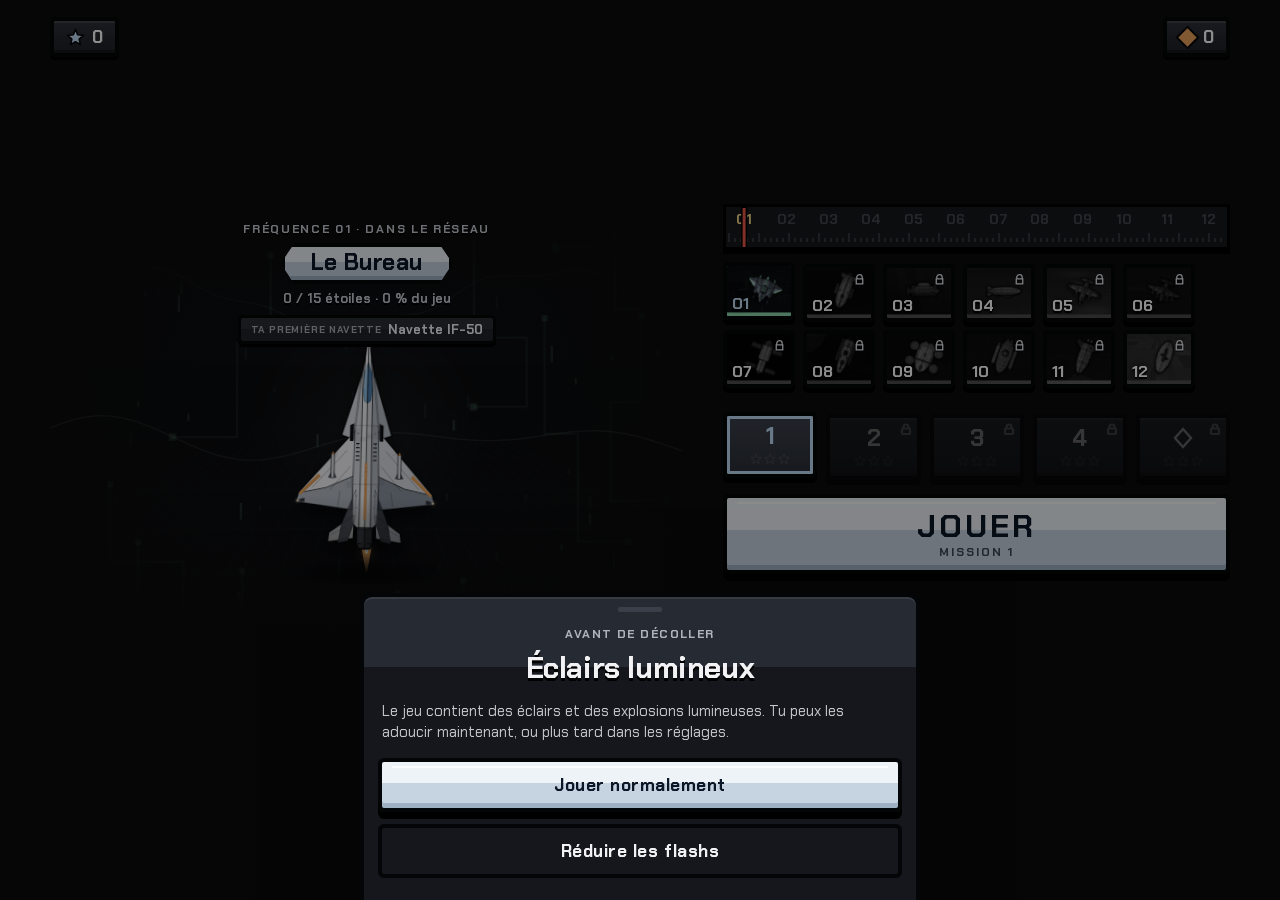
<file: index.html>
<!DOCTYPE html>
<html lang="fr">
<head>
<meta charset="utf-8">
<meta name="viewport" content="width=device-width, initial-scale=1, viewport-fit=cover, user-scalable=no">
<meta name="theme-color" content="#0A0A0B">
<meta name="apple-mobile-web-app-capable" content="yes">
<meta name="apple-mobile-web-app-status-bar-style" content="black-translucent">
<title></title>
<link rel="preload" href="fonts/ChakraPetch-Bold.ttf" as="font" type="font/ttf" crossorigin>
<link rel="preload" href="fonts/ChakraPetch-SemiBold.ttf" as="font" type="font/ttf" crossorigin>
<link rel="stylesheet" href="css/style.css">
<link rel="manifest" href="manifest.webmanifest">
<link rel="icon" type="image/png" sizes="48x48" href="icons/favicon-48.png">
<link rel="apple-touch-icon" href="icons/apple-touch-icon.png">
</head>
<body>
<div id="app">

  <!-- ===================== MISSIONS (accueil) ===================== -->
  <section class="screen on" id="s-home" data-i18n-aria="aria.missions">
    <header class="bar">
      <span class="credits stc" id="homeSt"></span>
      <span class="credits" id="homeCr"></span>
    </header>
    <div class="home">
      <div class="hero-wrap"><canvas class="hero" id="heroHome" aria-hidden="true"></canvas>
        <div class="world-info">
          <span class="over" id="wOver"></span>
          <h1 id="wName" class="rib"></h1>
          <span class="meta" id="wMeta"></span>
          <button class="craft" id="craftBtn"></button>
        </div>
      </div>
      <div class="home-panel">
        <canvas class="dial" id="homeDial" aria-hidden="true"></canvas>
        <div class="chips" id="chips" role="tablist" data-i18n-aria="aria.freqs"></div>
        <div class="missions" id="missions"></div>
        <button class="pill primary" id="launch"></button>
        <p class="goal" id="homeGoal"></p>
      </div>
    </div>
  </section>

  <!-- ===================== HANGAR ===================== -->
  <section class="screen" id="s-hangar" data-i18n-aria="aria.hangar">
    <header class="bar">
      <span class="credits stc" id="hangSt"></span>
      <h2 class="title rib" data-i18n="hangar.title"></h2>
      <span class="credits" id="hangCr"></span>
    </header>
    <div class="hangar" id="hangShips">
      <div class="hero-wrap small"><canvas class="hero" id="heroHangar" aria-hidden="true"></canvas>
        <div class="ship-head"><h1 id="shipName" class="rib"></h1><span class="meta" id="shipOrigin"></span></div>
        <button class="arr l" id="shipPrev" data-i18n-aria="hangar.prev"><svg viewBox="0 0 24 24"><path d="M15 5L8 12L15 19"/></svg></button>
        <button class="arr r" id="shipNext" data-i18n-aria="hangar.next"><svg viewBox="0 0 24 24"><path d="M9 5L16 12L9 19"/></svg></button>
      </div>
      <div class="ship-panel">
        <div class="stats" id="shipStats"></div>
        <p class="passive" id="shipPassive"></p>
        <p class="ultline" id="shipUlt"></p>
        <button class="pill primary" id="shipAct"></button>
      </div>
      <div class="carousel" id="shipList"></div>
    </div>
    <p class="upg-tip hidden" id="upgTip"></p><h3 class="section" id="hangUpgH"></h3>
    <div class="upg-grid" id="hangUpg"></div>
    <h3 class="section" data-i18n="hangar.acc"></h3>
    <div class="upg-grid acc" id="hangAcc"></div>
  </section>

  <!-- ===================== INFINI ===================== -->
  <section class="screen" id="s-inf" data-i18n-aria="aria.inf">
    <header class="bar"><span class="credits stc" id="infSt"></span><h2 class="title rib" data-i18n="inf.title"></h2><span class="credits" id="infCr"></span></header>
    <div class="inf">
      <p class="lede" data-i18n="inf.lede"></p>
      <div class="tiers" id="tierList" role="radiogroup" data-i18n-aria="inf.title"></div>
      <p class="inf-pal" id="infPal"></p>
      <button class="pill primary" id="infGo"></button>
    </div>
  </section>

  <!-- ===================== PROFIL ===================== -->
  <section class="screen" id="s-profile" data-i18n-aria="aria.profile">
    <header class="bar"><span class="credits stc" id="profSt"></span><h2 class="title rib" data-i18n="profile.title"></h2><span class="credits" id="profCr"></span></header>
    <div class="profile">
      <div class="rank-card" id="rankCard"></div>
      <div class="grid-stats" id="statGrid"></div>
      <h3 class="section" data-i18n="profile.trophies"></h3>
      <div class="trophies" id="trophies"></div>
      <h3 class="section" data-i18n="profile.archives"></h3>
      <div class="list" id="archives"></div>
      <h3 class="section" data-i18n="profile.settings"></h3>
      <!-- réglages de jeu : ce bloc est déplacé tel quel dans la feuille de pause (UI.pauseSettings), puis remis ici -->
      <div id="setHome"><div id="setCore">
      <div class="set-tiles">
        <label class="st2" data-i18n-aria="set.auto"><input type="checkbox" id="setAuto"><svg viewBox="0 0 24 24"><path d="M5 18L9 6M11 18L15 6M17 18L21 6"/></svg><span data-i18n="set.autoS"></span><i></i></label>
        <label class="st2" data-i18n-aria="set.vib"><input type="checkbox" id="setVib"><svg viewBox="0 0 24 24"><path d="M8 3H16V21H8Z M4 8V16 M20 8V16"/></svg><span data-i18n="set.vibS"></span><i></i></label>
        <label class="st2" data-i18n-aria="set.shake"><input type="checkbox" id="setShake"><svg viewBox="0 0 24 24"><path d="M3 12H6L8 6L11 18L14 9L16 14L18 12H21"/></svg><span data-i18n="set.shakeS"></span><i></i></label>
        <label class="st2" data-i18n-aria="set.fx"><input type="checkbox" id="setFx"><svg viewBox="0 0 24 24"><path d="M12 3L14.2 9.8L21 12L14.2 14.2L12 21L9.8 14.2L3 12L9.8 9.8Z"/></svg><span data-i18n="set.fxS"></span><i></i></label>
        <label class="st2" data-i18n-aria="set.hudSk"><input type="checkbox" id="setHudSk"><svg viewBox="0 0 24 24"><path d="M3 6H9V12H3Z M15 6H21V12H15Z M9 15H15V21H9Z"/></svg><span data-i18n="set.hudSkS"></span><i></i></label>
        <label class="st2" data-i18n-aria="set.calm"><input type="checkbox" id="setCalm"><svg viewBox="0 0 24 24"><path d="M12 3L3 20H21Z M12 10V14 M12 17V17.4"/></svg><span data-i18n="set.calmS"></span><i></i></label>
      </div>
      <div class="list settings">
        <label class="row"><span data-i18n="set.vol"></span><input type="range" id="setVol" min="0" max="1" step="0.05"></label>
        <div class="row ts"><span data-i18n="set.move"></span><div class="tsz mv" id="setMove"><button data-v="0" data-i18n="set.moveTouch"></button><button data-v="1" data-i18n="set.moveTilt"></button></div></div>
        <div class="row ts"><span data-i18n="set.sens"></span><div class="tsz sens" id="setSens"></div></div>
        <div class="row ts"><span data-i18n="set.ts"></span><div class="tsz" id="setTs"><button data-v="1" data-i18n-aria="set.ts1">A</button><button data-v="1.15" data-i18n-aria="set.ts2">A</button><button data-v="1.3" data-i18n-aria="set.ts3">A</button></div></div>
      </div>
      </div></div>
      <div class="list settings">
        <div class="row" id="instRow" hidden><span data-i18n="pwa.row"></span><button class="pill small" id="instBtn" data-i18n="pwa.install"></button></div>
        <div class="row"><span data-i18n="set.save"></span><button class="pill small" id="expBtn" data-i18n="set.export"></button><button class="pill small" id="impBtn" data-i18n="set.import"></button></div>
        <div class="row"><span data-i18n="set.reset"></span><button class="pill small danger" id="resetBtn" data-i18n="set.resetBtn"></button></div>
      </div>
      <p class="foot" data-i18n="profile.foot"></p>
      <p class="foot"><a href="confidentialite.html" data-i18n="profile.privacy"></a></p>
      <p class="foot ver" id="verLine"></p>
      <div id="devBox"></div>
    </div>
  </section>

  <!-- ===================== BARRE D'ONGLETS ===================== -->
  <nav class="tabbar" id="tabbar" data-i18n-aria="nav.aria">
    <button data-go="s-home" class="on"><svg viewBox="0 0 24 24" aria-hidden="true"><path d="M3 12C6 6 8 6 10 12C12 18 14 18 16 12C18 6 20 6 21 9"/></svg><span data-i18n="nav.missions"></span></button>
    <button data-go="s-hangar"><svg viewBox="0 0 24 24" aria-hidden="true"><path d="M4 19V10L12 5L20 10V19M9 19V14H15V19"/></svg><span data-i18n="nav.hangar"></span></button>
    <button data-go="s-inf"><svg class="lk" viewBox="0 0 24 24" aria-hidden="true"><path d="M8 11V8.5A4 4 0 0 1 16 8.5V11"/><path d="M6 11H18V20H6Z" fill="currentColor"/></svg><svg viewBox="0 0 24 24" aria-hidden="true"><path d="M12 12C9 8 5 8 5 12C5 16 9 16 12 12C15 8 19 8 19 12C19 16 15 16 12 12Z"/></svg><span data-i18n="nav.inf"></span></button>
    <button data-go="s-profile"><svg viewBox="0 0 24 24" aria-hidden="true"><path d="M5 20V12M10 20V7M15 20V10M20 20V4"/></svg><span data-i18n="nav.profile"></span></button>
  </nav>

  <!-- ===================== JEU ===================== -->
  <section class="layer" id="s-game" data-i18n-aria="aria.game">
    <div id="stage"><canvas id="cv"></canvas></div>
    <div id="hud">
      <div class="hud-top">
        <div class="hud-score"><b id="hScore">0</b><span id="hCombo"></span></div>
        <div class="hud-pill" id="hPill"></div>
        <div class="hud-right"><button class="icon-btn" id="pauseBtn" data-i18n-aria="aria.pause"><svg viewBox="0 0 24 24"><path d="M9 6V18M15 6V18"/></svg></button></div>
      </div>
      <div class="hud-hp" id="hHp"><svg viewBox="0 0 20 20" aria-hidden="true"><path d="M10 1.5L13 9L18.5 15.5L12 14L10 18.5L8 14L1.5 15.5L7 9Z"/></svg><span id="hHpSeg"></span><b id="hHpN"></b></div>
      <div class="hud-xp"><i id="hXp"></i><span id="hLvl"></span></div>
      <div class="hud-weapon" id="hWeapon"></div>
      <div class="hud-sk" id="hSkills" aria-hidden="true"></div>
      <div class="hud-fps" id="hFps" aria-hidden="true"></div>
      <div class="hud-boss hidden" id="hBoss"><span id="hBossName"></span><div><b id="hBossLag"></b><i id="hBossFill"></i></div></div>
      <div class="banner" id="banner"><b></b><span></span></div>
      <div class="hint" id="hint"></div>
      <button class="act ult" id="ultBtn" data-i18n-aria="aria.ult"><svg viewBox="0 0 72 72"><circle cx="36" cy="36" r="33" class="track"/><circle cx="36" cy="36" r="33" class="ring" id="ultRing"/></svg><svg class="ic" viewBox="0 0 24 24" aria-hidden="true"><path d="M13.5 2L5 13.6H11L9.8 22L19 9.6H13Z" fill="#BFD9F5" stroke="#07080A" stroke-width="1.3" stroke-linejoin="round"/></svg></button>
      <button class="act onde" id="ondeBtn" data-i18n-aria="aria.onde"><svg viewBox="0 0 72 72"><circle cx="36" cy="36" r="33" class="track"/><circle cx="36" cy="36" r="33" class="ring" id="ondeRing"/></svg><svg class="ic" viewBox="0 0 48 48" aria-hidden="true"><ellipse cx="24" cy="31" rx="21" ry="9" fill="none" stroke="#E8A15A" stroke-width="3.2" stroke-linecap="round" stroke-dasharray="30 5"/><ellipse cx="24" cy="31" rx="13.5" ry="5.6" fill="none" stroke="#E8A15A" stroke-width="2.2" opacity=".8"/><ellipse cx="24" cy="31" rx="6.5" ry="2.6" fill="none" stroke="#F2C08A" stroke-width="1.6" opacity=".7"/><path d="M24 9L27 20L32.5 25.5L26.4 24.6L24 29L21.6 24.6L15.5 25.5L21 20Z" fill="#F2EEE6" stroke="#07080A" stroke-width="1.2" stroke-linejoin="round"/><path d="M3 21.5L6 25M45 21.5L42 25M10 42.5L12.5 39M38 42.5L35.5 39" stroke="#E8574A" stroke-width="2.6" stroke-linecap="round"/></svg></button>
    </div>
  </section>

  <!-- ===================== BRIEFING ===================== -->
  <section class="layer" id="s-brief" data-i18n-aria="aria.brief">
    <button class="skip" id="briefSkip" data-i18n="brief.skip"></button>
    <canvas id="briefWave" aria-hidden="true"></canvas>
    <div class="brief-text"><span id="briefWho"></span><p id="briefLine"></p></div>
    <div class="dots" id="briefDots"></div>
    <button class="pill primary" id="briefNext" data-i18n="brief.next"></button>
  </section>

  <!-- ===================== FEUILLE (montée de niveau, pause, fin) ===================== -->
  <div class="scrim" id="scrim"></div>
  <div class="sheet" id="sheet" role="dialog" aria-modal="true"><i class="grab"></i><div id="sheetBody"></div></div>
  <div class="toast" id="toast"></div>
</div>

<script src="js/config.js"></script>
<script src="js/util.js"></script>
<script src="js/lang.js"></script>
<script src="js/audio.js"></script>
<script src="js/art.js"></script>
<script src="js/icons.js"></script>
<script src="js/ships.js"></script>
<script src="js/worlds.js"></script>
<script src="js/data.js"></script>
<script src="js/game.js"></script>
<script src="js/ideas.js"></script>
<script src="js/dev.js"></script>
<script src="js/ui.js"></script>
</body>
</html>
</file>
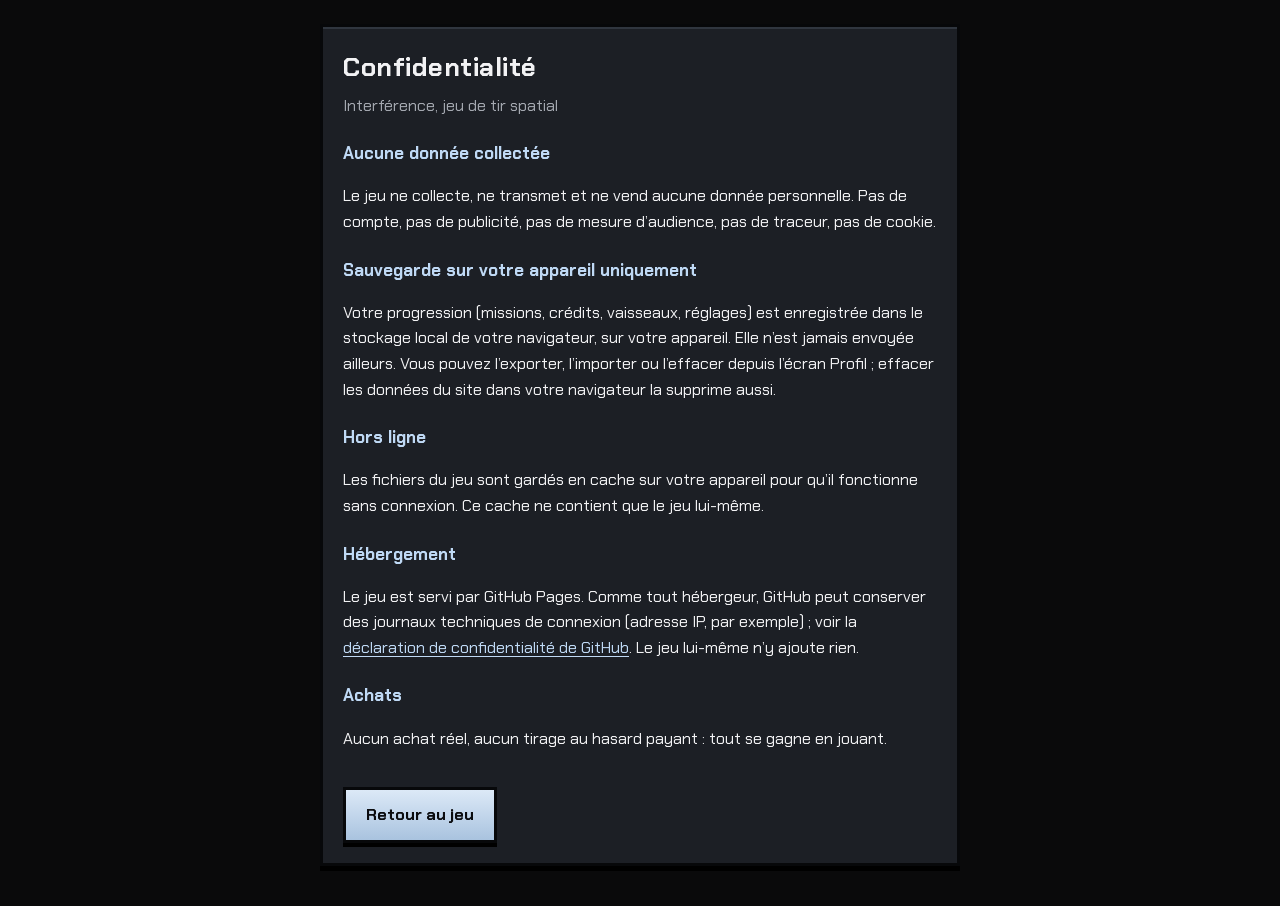
<file: confidentialite.html>
<!DOCTYPE html>
<html lang="fr">
<head>
<meta charset="utf-8">
<meta name="viewport" content="width=device-width, initial-scale=1, viewport-fit=cover">
<meta name="theme-color" content="#0A0A0B">
<title>Interférence — Confidentialité</title>
<link rel="icon" type="image/png" sizes="48x48" href="icons/favicon-48.png">
<style>
  @font-face { font-family: 'Chakra Petch'; src: url(fonts/ChakraPetch-Regular.ttf); font-weight: 400; }
  @font-face { font-family: 'Chakra Petch'; src: url(fonts/ChakraPetch-Bold.ttf); font-weight: 700; }
  :root { --bg: #0A0A0B; --panel: #1C1F25; --ol: #07080A; --t1: #F2F2F4; --t2: #A4A8B0; --plat: #BFD9F5; }
  * { box-sizing: border-box; }
  body { margin: 0; background: var(--bg); color: var(--t1); font: 400 16px/1.6 'Chakra Petch', sans-serif; padding: max(24px, env(safe-area-inset-top)) 16px 40px; }
  main { max-width: 640px; margin: 0 auto; background: var(--panel); border: 3px solid var(--ol); box-shadow: inset 0 2px 0 rgba(191,217,245,.12), 0 5px 0 #000; padding: 20px 20px 8px; }
  h1 { font-size: 26px; margin: 0 0 4px; letter-spacing: .02em; }
  .sub { color: var(--t2); margin: 0 0 18px; }
  h2 { font-size: 17px; color: var(--plat); margin: 22px 0 6px; }
  p, li { color: var(--t1); }
  ul { padding-left: 20px; }
  a { color: var(--plat); text-underline-offset: 3px; }
  .back { display: inline-block; margin: 20px 0 12px; padding: 12px 20px; background: linear-gradient(#DCE9F7, #A9C3DF); color: #0B0C0F; font-weight: 700; text-decoration: none; border: 3px solid var(--ol); box-shadow: 0 4px 0 #000; }
</style>
</head>
<body>
<main>
  <h1>Confidentialité</h1>
  <p class="sub">Interférence, jeu de tir spatial</p>

  <h2>Aucune donnée collectée</h2>
  <p>Le jeu ne collecte, ne transmet et ne vend aucune donnée personnelle. Pas de compte, pas de publicité, pas de mesure d’audience, pas de traceur, pas de cookie.</p>

  <h2>Sauvegarde sur votre appareil uniquement</h2>
  <p>Votre progression (missions, crédits, vaisseaux, réglages) est enregistrée dans le stockage local de votre navigateur, sur votre appareil. Elle n’est jamais envoyée ailleurs. Vous pouvez l’exporter, l’importer ou l’effacer depuis l’écran Profil ; effacer les données du site dans votre navigateur la supprime aussi.</p>

  <h2>Hors ligne</h2>
  <p>Les fichiers du jeu sont gardés en cache sur votre appareil pour qu’il fonctionne sans connexion. Ce cache ne contient que le jeu lui-même.</p>

  <h2>Hébergement</h2>
  <p>Le jeu est servi par GitHub Pages. Comme tout hébergeur, GitHub peut conserver des journaux techniques de connexion (adresse IP, par exemple) ; voir la <a href="https://docs.github.com/fr/site-policy/privacy-policies/github-general-privacy-statement" rel="noopener">déclaration de confidentialité de GitHub</a>. Le jeu lui-même n’y ajoute rien.</p>

  <h2>Achats</h2>
  <p>Aucun achat réel, aucun tirage au hasard payant : tout se gagne en jouant.</p>

  <a class="back" href="./">Retour au jeu</a>
</main>
</body>
</html>
</file>
<file: css/style.css>
/* =========================================================
   INTERFÉRENCE — interface sobre, fluide, pensée mobile d'abord
   ========================================================= */
@font-face { font-family: 'Chakra Petch'; src: url(../fonts/ChakraPetch-Regular.ttf) format('truetype'); font-weight: 400; font-display: block; }
@font-face { font-family: 'Chakra Petch'; src: url(../fonts/ChakraPetch-Medium.ttf) format('truetype'); font-weight: 500; font-display: block; }
@font-face { font-family: 'Chakra Petch'; src: url(../fonts/ChakraPetch-SemiBold.ttf) format('truetype'); font-weight: 600; font-display: block; }
@font-face { font-family: 'Chakra Petch'; src: url(../fonts/ChakraPetch-Bold.ttf) format('truetype'); font-weight: 700; font-display: block; }
:root {
  --ts: 1; /* taille du texte (réglage Profil) */
  --bg: #0A0A0B; --s1: #131315; --s2: #1B1B1E; --s3: #26262A; --line: rgba(255,255,255,.08);
  --t1: #F2F2F4; --t2: #8E8E94; --t3: #5C5C62; --acc: #E8A15A; --ok: #8AD6A8; --bad: #D9705F;
  --ease: cubic-bezier(.2,.8,.2,1); --spring: cubic-bezier(.32,.72,0,1);
  --font: 'Chakra Petch', sans-serif;
  --sat: env(safe-area-inset-top, 0px); --sab: env(safe-area-inset-bottom, 0px);
}
* { box-sizing: border-box; -webkit-tap-highlight-color: transparent; }
html, body { margin: 0; height: 100%; background: var(--bg); color: var(--t1); font-family: var(--font); -webkit-font-smoothing: antialiased; overflow: hidden; overscroll-behavior: none; }
button { font: inherit; color: inherit; cursor: pointer; border: 0; background: none; }
button:focus-visible, input:focus-visible { outline: 2px solid var(--acc); outline-offset: 2px; }
.hidden { display: none !important; }
#app { position: fixed; inset: 0; }

/* ---------- écrans ---------- */
.screen { position: absolute; inset: 0 0 calc(76px + var(--sab)) 0; overflow-y: auto; overflow-x: hidden; padding: calc(10px + var(--sat)) 20px 24px;
  opacity: 0; transform: translateY(14px) scale(.995); pointer-events: none; transition: opacity .38s var(--ease), transform .5s var(--spring); }
.screen.on { opacity: 1; transform: none; pointer-events: auto; }
.bar { display: flex; align-items: center; justify-content: space-between; height: 48px; max-width: 1180px; margin: 0 auto; }
.wordmark { font-size: calc(17px * var(--ts)); font-weight: 600; letter-spacing: .1px; }
.title { margin: 0; font-size: calc(30px * var(--ts)); font-weight: 700; letter-spacing: -.5px; }
.credits { display: inline-flex; align-items: center; gap: 6px; font-size: calc(14px * var(--ts)); font-weight: 500; color: #C9C9CE; font-variant-numeric: tabular-nums; }
.credits::before { content: ''; width: 9px; height: 9px; transform: rotate(45deg); border: 1.6px solid var(--acc); border-radius: 1.5px; }

/* ---------- accueil ---------- */
.home { max-width: 1180px; margin: 0 auto; display: grid; grid-template-columns: minmax(0, 1fr); gap: 8px; }
.home > *, .hangar > * { min-width: 0; }
.hero-wrap { position: relative; width: 100%; aspect-ratio: 1 / .92; max-height: 52vh; margin: 0 auto; }
.hero-wrap.small { aspect-ratio: 1 / .7; max-height: 34vh; }
.hero { width: 100%; height: 100%; display: block; }
.home-panel { display: flex; flex-direction: column; gap: 16px; }
.world-info { display: flex; flex-direction: column; gap: 4px; }
.over { font-size: calc(13px * var(--ts)); color: var(--t2); font-weight: 500; }
.world-info h1, .ship-head h1 { margin: 0; font-size: calc(34px * var(--ts)); font-weight: 700; letter-spacing: -.7px; line-height: 1.05; transition: opacity .25s var(--ease); }
.meta { font-size: calc(13px * var(--ts)); color: var(--t2); }
.chips { display: flex; gap: 8px; overflow-x: auto; padding: 2px 2px 4px; margin: 0 -20px; padding-left: 20px; padding-right: 20px; scrollbar-width: none; }
.chips::-webkit-scrollbar { display: none; }
.chip { flex: 0 0 auto; min-width: 46px; height: 36px; padding: 0 13px; border-radius: 18px; border: 1px solid var(--line); color: #B4B4BA; font-size: calc(13px * var(--ts)); font-weight: 600; font-variant-numeric: tabular-nums;
  transition: background .35s var(--ease), color .35s var(--ease), transform .25s var(--ease); display: inline-flex; align-items: center; justify-content: center; gap: 5px; }
.chip.on { background: var(--t1); color: var(--bg); border-color: transparent; }
.chip.lock { color: var(--t3); }
.chip svg { width: 12px; height: 12px; fill: none; stroke: currentColor; stroke-width: 2; }
.chip:active { transform: scale(.94); }
.missions { display: grid; grid-template-columns: repeat(5, minmax(0, 1fr)); gap: 10px; }
.mis { display: flex; flex-direction: column; align-items: center; gap: 6px; padding: 10px 0 8px; border-radius: 16px; background: var(--s1); border: 1px solid transparent; transition: background .3s var(--ease), border-color .3s var(--ease), transform .2s var(--ease); }
.mis b { font-size: calc(17px * var(--ts)); font-weight: 600; font-variant-numeric: tabular-nums; }
.mis svg.boss { width: 18px; height: 18px; fill: none; stroke: currentColor; stroke-width: 1.8; }
.mis.on { border-color: rgba(255,255,255,.5); background: var(--s2); }
.mis.lock { opacity: .38; }
.mis:active { transform: scale(.96); }
.stars { display: flex; gap: 2px; }
.stars svg { width: 10px; height: 10px; }
.stars .f { fill: #BFD9F5; } .stars.perf .f { fill: #FFFFFF; filter: drop-shadow(0 0 2.5px rgba(170,215,255,.95)); } .stars .e { fill: none; stroke: var(--t3); stroke-width: 1.5; }
.pill { height: 52px; border-radius: 26px; font-size: calc(16px * var(--ts)); font-weight: 600; padding: 0 24px; transition: transform .15s var(--ease), opacity .2s, background .3s; }
.pill.primary { background: var(--t1); color: var(--bg); width: 100%; }
.pill.ghost { background: var(--s2); color: var(--t1); width: 100%; }
.pill.small { height: 34px; border-radius: 17px; font-size: calc(13px * var(--ts)); padding: 0 14px; }
.pill.danger { background: rgba(217,112,95,.16); color: var(--bad); }
.pill:active { transform: scale(.97); }
.pill:disabled { opacity: .35; cursor: default; }

/* ---------- onglets ---------- */
.tabbar { position: absolute; left: 50%; bottom: calc(10px + var(--sab)); transform: translateX(-50%); width: min(460px, calc(100% - 24px)); height: 62px;
  display: grid; grid-template-columns: repeat(4, minmax(0, 1fr)); border-radius: 22px; background: rgba(28,28,31,.72); backdrop-filter: blur(22px) saturate(1.4); -webkit-backdrop-filter: blur(22px) saturate(1.4);
  border: 1px solid rgba(255,255,255,.07); z-index: 5; transition: transform .45s var(--spring), opacity .3s; }
.tabbar button { display: flex; flex-direction: column; align-items: center; justify-content: center; gap: 3px; color: #77777D; font-size: calc(10px * var(--ts)); font-weight: 500; transition: color .25s; }
.tabbar svg { width: 24px; height: 24px; fill: none; stroke: currentColor; stroke-width: 1.8; stroke-linecap: round; stroke-linejoin: round; }
.tabbar button.on { color: var(--t1); }
body.playing .tabbar { transform: translate(-50%, 140%); opacity: 0; }

/* ---------- segments ---------- */
.seg { position: relative; display: grid; grid-auto-flow: column; grid-auto-columns: 1fr; padding: 3px; border-radius: 12px; background: var(--s1); max-width: 1180px; margin: 6px auto 14px; }
.seg button { position: relative; z-index: 1; height: 34px; border-radius: 9px; font-size: calc(13px * var(--ts)); font-weight: 500; color: var(--t2); transition: color .25s; }
.seg button.on { color: var(--t1); font-weight: 600; }
.seg > i { position: absolute; top: 3px; bottom: 3px; border-radius: 9px; background: var(--s3); transition: left .4s var(--spring), width .4s var(--spring); z-index: 0; }

/* ---------- hangar ---------- */
.hangar { max-width: 1180px; margin: 0 auto; display: grid; grid-template-columns: minmax(0, 1fr); gap: 14px; }
.ship-panel { display: flex; flex-direction: column; gap: 14px; }
.ship-head { display: flex; flex-direction: column; gap: 4px; }
.stats { display: grid; gap: 10px; }
.stat { display: grid; grid-template-columns: 84px 1fr; align-items: center; gap: 12px; font-size: calc(13px * var(--ts)); color: var(--t2); }
.stat div { height: 4px; border-radius: 2px; background: rgba(255,255,255,.08); overflow: hidden; }
.stat i { display: block; height: 100%; border-radius: 2px; background: var(--t1); transition: width .5s var(--spring); }
.passive, .ultline { margin: 0; font-size: calc(14px * var(--ts)); line-height: 1.45; color: #C6C6CB; }
.ultline b { color: var(--t1); font-weight: 600; }
.carousel { display: flex; gap: 10px; overflow-x: auto; margin: 0 -20px; padding: 2px 20px 6px; scrollbar-width: none; }
.carousel::-webkit-scrollbar { display: none; }
.thumb { flex: 0 0 118px; padding: 10px 10px 12px; border-radius: 16px; background: var(--s1); border: 1px solid transparent; display: flex; flex-direction: column; gap: 6px; text-align: left; transition: border-color .3s, transform .2s var(--ease); }
.thumb.on { border-color: rgba(255,255,255,.55); }
.thumb canvas { width: 98px; height: 66px; }
.thumb b { font-size: calc(13px * var(--ts)); font-weight: 600; }
.thumb span { font-size: calc(12px * var(--ts)); color: var(--t2); }
.thumb:active { transform: scale(.97); }

/* ---------- listes ---------- */
.list { max-width: 1180px; margin: 0 auto; display: flex; flex-direction: column; background: var(--s1); border-radius: 16px; overflow: hidden; }
.row { display: flex; align-items: center; gap: 14px; padding: 14px 16px; min-height: 56px; border-bottom: 1px solid var(--line); font-size: calc(15px * var(--ts)); }
.row:last-child { border-bottom: 0; }
.row > span:first-child { flex: 1; }
.row .ico { width: 36px; height: 36px; flex: 0 0 36px; border-radius: 10px; background: var(--s3); display: grid; place-items: center; }
.row .ico svg { width: 20px; height: 20px; fill: none; stroke: var(--t1); stroke-width: 1.7; stroke-linecap: round; stroke-linejoin: round; }
.row .txt { flex: 1; display: flex; flex-direction: column; gap: 2px; }
.row .txt small { color: var(--t2); font-size: calc(12px * var(--ts)); }
.row .pill { width: auto; flex: 0 0 auto; }
.lvl-dots { display: flex; gap: 4px; margin-top: 4px; }
.lvl-dots i { width: 14px; height: 3px; border-radius: 2px; background: rgba(255,255,255,.12); }
.lvl-dots i.f { background: var(--acc); }
input[type=range] { width: 160px; accent-color: var(--t1); }
.switch { appearance: none; -webkit-appearance: none; width: 51px; height: 31px; border-radius: 16px; background: var(--s3); position: relative; cursor: pointer; transition: background .3s var(--ease); flex: 0 0 auto; }
.switch::after { content: ''; position: absolute; top: 2px; left: 2px; width: 27px; height: 27px; border-radius: 50%; background: #fff; box-shadow: 0 2px 6px rgba(0,0,0,.35); transition: transform .35s var(--spring); }
.switch:checked { background: var(--ok); }
.switch:checked::after { transform: translateX(20px); }
.section { max-width: 1180px; margin: 26px auto 10px; font-size: calc(13px * var(--ts)); font-weight: 600; color: var(--t2); text-transform: uppercase; letter-spacing: .6px; }
.foot { max-width: 1180px; margin: 16px auto 0; font-size: calc(12px * var(--ts)); color: var(--t3); line-height: 1.5; }
details.arch { border-bottom: 1px solid var(--line); }
details.arch:last-child { border-bottom: 0; }
details.arch summary { list-style: none; display: flex; align-items: center; gap: 12px; padding: 14px 16px; cursor: pointer; font-size: calc(15px * var(--ts)); }
details.arch summary::-webkit-details-marker { display: none; }
details.arch summary small { margin-left: auto; color: var(--t2); font-size: calc(12px * var(--ts)); }
details.arch p { margin: 0 16px 14px; font-size: calc(14px * var(--ts)); color: #C6C6CB; line-height: 1.5; }
details.arch p.q { color: var(--t2); font-style: italic; }
.grid-stats { max-width: 1180px; margin: 6px auto 0; display: grid; grid-template-columns: repeat(3, minmax(0, 1fr)); gap: 10px; }
.card { background: var(--s1); border-radius: 16px; padding: 14px 16px; }
.card small { display: block; font-size: calc(12px * var(--ts)); color: var(--t2); }
.card b { font-size: calc(22px * var(--ts)); font-weight: 700; letter-spacing: -.3px; font-variant-numeric: tabular-nums; }

/* ---------- infini ---------- */
.inf { max-width: 640px; margin: 0 auto; display: flex; flex-direction: column; gap: 16px; }
.lede { margin: 0; font-size: calc(15px * var(--ts)); color: var(--t2); line-height: 1.5; }
.seg.tiers { margin: 0; }
.seg.tiers button { font-size: calc(12px * var(--ts)); }
.tier-card { display: flex; flex-direction: column; gap: 14px; padding: 20px; }
.tier-card h3 { margin: 0; font-size: calc(28px * var(--ts)); font-weight: 700; letter-spacing: -.5px; }
.tier-card p { margin: 0; color: var(--t2); font-size: calc(14px * var(--ts)); }
.kv { display: grid; grid-template-columns: repeat(3, minmax(0, 1fr)); gap: 10px; }
.kv div { background: var(--s2); border-radius: 12px; padding: 10px 12px; }
.kv small { display: block; font-size: calc(11px * var(--ts)); color: var(--t2); }
.kv b { font-size: calc(17px * var(--ts)); font-variant-numeric: tabular-nums; }

/* ---------- jeu ---------- */
.layer { position: absolute; inset: 0; opacity: 0; pointer-events: none; transition: opacity .45s var(--ease); background: var(--bg); z-index: 6; }
.layer.on { opacity: 1; pointer-events: auto; }
/* retours n° 2 : un calque ou un écran caché ne capte plus aucun toucher, même ses boutons en pointer-events: auto
   (les boutons Onde, Ultime et pause invisibles, restés après une partie, mangeaient les appuis sur la barre du bas) */
.layer:not(.on) *, .screen:not(.on) * { pointer-events: none !important; }
#stage { position: absolute; inset: 0; display: flex; align-items: center; justify-content: center; background: var(--world, #0A0A0B); transition: background .6s; }
#cv { display: block; touch-action: none; box-shadow: 0 0 120px rgba(0,0,0,.6); }
#hud { position: absolute; pointer-events: none; color: var(--t1); }
/* score à gauche (abrégé au-delà du million), vague et pause groupées à droite : plus de chevauchement */
.hud-top { position: absolute; top: calc(10px + var(--sat)); left: 14px; right: 14px; display: grid; grid-template-columns: minmax(0, 1fr) auto auto; align-items: center; gap: 8px; }
.hud-score { display: flex; flex-direction: column; min-width: 0; white-space: nowrap; }
.hud-score b { font-size: calc(22px * var(--ts)); font-weight: 700; letter-spacing: -.3px; font-variant-numeric: tabular-nums; text-shadow: 0 1px 8px rgba(0,0,0,.5); }
.hud-score span { font-size: calc(12px * var(--ts)); color: var(--acc); font-weight: 600; min-height: 15px; }
.hud-pill { font-size: calc(12px * var(--ts)); font-weight: 600; padding: 6px 11px; border-radius: 13px; background: rgba(20,20,22,.55); backdrop-filter: blur(12px); -webkit-backdrop-filter: blur(12px); white-space: nowrap; }
.hud-right { display: flex; align-items: center; gap: 10px; min-width: 90px; justify-content: flex-end; }
/* jauge discrète du bouclier champ de force */
/* points de coque (PV) : segments épais, couleur selon l'état */
.hud-hp { position: absolute; left: 14px; top: calc(54px + var(--sat)); width: calc(50% - 22px); display: flex; align-items: center; gap: 6px; --hc: #5CE08E; }
.hud-hp svg { flex: 0 0 auto; width: 20px; height: 20px; fill: var(--hc); stroke: #000; stroke-width: 2; stroke-linejoin: round; filter: drop-shadow(0 2px 0 #000); }
.hud-hp span { flex: 1; display: flex; gap: 3px; height: 14px; padding: 2px; background: #000; border-radius: 3px; box-shadow: 0 2px 0 rgba(0,0,0,.6); }
.hud-hp span i { flex: 1; background: #2A2E34; border-radius: 1px; }
.hud-hp span i.on { background: linear-gradient(color-mix(in srgb, var(--hc) 70%, #fff) 0 35%, var(--hc) 35%); }
.hud-hp b { flex: 0 0 auto; min-width: 30px; font-size: calc(13px * var(--ts)); font-weight: 700; color: var(--hc); -webkit-text-stroke: 3px #000; paint-order: stroke fill; font-variant-numeric: tabular-nums; }
.hud-hp.low { --hc: #FFA040; }
.hud-hp.crit { --hc: #FF5A46; }
.hud-hp.crit svg { animation: shdown .6s ease-in-out infinite; }
.hud-hp.hit { animation: shhit .45s var(--ease); }
@keyframes shhit { 0% { transform: scale(1.25); filter: brightness(2); } 100% { transform: none; filter: none; } }
@keyframes shdown { 50% { opacity: .25; } }
.icon-btn { pointer-events: auto; width: 34px; height: 34px; border-radius: 17px; background: rgba(20,20,22,.55); backdrop-filter: blur(12px); display: grid; place-items: center; }
.icon-btn svg { width: 18px; height: 18px; fill: none; stroke: var(--t1); stroke-width: 2.2; stroke-linecap: round; }
.hud-xp { position: absolute; left: 14px; right: 14px; top: calc(56px + var(--sat)); height: 3px; border-radius: 2px; background: rgba(255,255,255,.12); }
.hud-xp i { display: block; height: 100%; width: 0; border-radius: 2px; background: var(--t1); transition: width .25s var(--ease); }
.hud-xp span { position: absolute; right: 0; top: 6px; font-size: calc(11px * var(--ts)); color: rgba(255,255,255,.65); font-weight: 600; }
.hud-weapon { position: absolute; left: 14px; top: calc(66px + var(--sat)); display: flex; align-items: center; gap: 7px; font-size: calc(12px * var(--ts)); font-weight: 600; padding: 5px 10px 5px 7px; border-radius: 12px; background: rgba(20,20,22,.55); backdrop-filter: blur(12px); transition: transform .3s var(--spring); }
.hud-weapon svg { width: 16px; height: 16px; fill: none; stroke-width: 2; stroke-linecap: round; stroke-linejoin: round; }
.hud-weapon .lv { display: flex; gap: 2px; margin-left: 2px; }
.hud-weapon .lv i { width: 4px; height: 10px; border-radius: 1px; background: rgba(255,255,255,.18); }
.hud-weapon.bump { transform: scale(1.08); }
.hud-boss { position: absolute; left: 50%; transform: translateX(-50%); top: calc(116px + var(--sat)); width: min(70%, 380px); text-align: center; font-size: calc(12px * var(--ts)); font-weight: 600; letter-spacing: .3px; }
.hud-boss div { position: relative; height: 9px; border-radius: 3px; background: #2B1C1A; border: 2px solid #07080A; box-shadow: 0 2px 0 rgba(0,0,0,.5); overflow: hidden; margin-top: 6px; }
.hud-boss b { position: absolute; left: 0; top: 0; bottom: 0; width: 100%; background: #F3E6D6; transition: width .7s ease .25s; }
.hud-boss i { position: relative; display: block; height: 100%; width: 100%; background: linear-gradient(#E8695C 0 35%, #D9483B 35%); transition: width .12s; }
.hud-boss.shielded i { background: repeating-linear-gradient(90deg, rgba(255,255,255,.6) 0 6px, rgba(255,255,255,.25) 6px 10px); }
.banner { position: absolute; left: 50%; top: 30%; transform: translate(-50%, -8px) scale(.98); opacity: 0; text-align: center; transition: opacity .35s var(--ease), transform .5s var(--spring); white-space: nowrap; }
.banner.on { opacity: 1; transform: translate(-50%, 0) scale(1); }
.banner b { display: block; font-size: calc(28px * var(--ts)); font-weight: 700; letter-spacing: -.4px; text-shadow: 0 2px 20px rgba(0,0,0,.6); }
.banner span { font-size: calc(13px * var(--ts)); color: rgba(255,255,255,.75); font-weight: 500; text-shadow: 0 1px 8px rgba(0,0,0,.6); }
.hint { position: absolute; left: 50%; top: calc(162px + var(--sat)); transform: translate(-50%, -8px); width: max-content; max-width: calc(100% - 28px); white-space: normal; text-align: center; pointer-events: none; opacity: 0; padding: 9px 14px; border-radius: 16px; background: rgba(20,20,22,.78); backdrop-filter: blur(14px); font-size: calc(13px * var(--ts)); font-weight: 500; transition: opacity .35s, transform .45s var(--spring); }
.hint.on { opacity: 1; transform: translate(-50%, 0); }
.act { pointer-events: auto; position: absolute; bottom: calc(18px + var(--sab)); width: 76px; height: 76px; border-radius: 50%; background: rgba(18,18,20,.55); backdrop-filter: blur(14px); -webkit-backdrop-filter: blur(14px); display: grid; place-items: center; transition: transform .2s var(--ease), background .3s; touch-action: manipulation; }
.act span { font-size: calc(12px * var(--ts)); font-weight: 600; color: rgba(255,255,255,.55); transition: color .3s; z-index: 1; }
.act svg { position: absolute; inset: 0; width: 100%; height: 100%; transform: rotate(-90deg); }
.act .track { fill: none; stroke: rgba(255,255,255,.12); stroke-width: 3; }
.act .ring { fill: none; stroke: rgba(255,255,255,.75); stroke-width: 3; stroke-linecap: round; stroke-dasharray: 207.3; stroke-dashoffset: 207.3; transition: stroke-dashoffset .2s linear, stroke .3s; }
.act.ready span { color: var(--t1); }
.act.ready .ring { stroke: var(--acc); }
.act.ready { background: rgba(232,161,90,.18); animation: breathe 1.4s ease-in-out infinite; }
.act:active { transform: scale(.93); }
.act.onde { right: 16px; } .act.ult { left: 16px; }
@keyframes breathe { 50% { box-shadow: 0 0 0 8px rgba(232,161,90,.12); } }

/* ---------- briefing ---------- */
#s-brief { display: flex; flex-direction: column; align-items: center; justify-content: center; gap: 22px; padding: 30px 28px calc(30px + var(--sab)); }
#briefWave { width: min(520px, 100%); height: 120px; }
.brief-text { width: min(520px, 100%); min-height: 150px; display: flex; flex-direction: column; gap: 10px; }
.brief-text span { font-size: calc(13px * var(--ts)); color: var(--t2); font-weight: 500; }
.brief-text p { margin: 0; font-size: calc(28px * var(--ts)); font-weight: 600; line-height: 1.22; letter-spacing: -.4px; transition: opacity .25s; }
.dots { display: flex; gap: 6px; }
.dots i { width: 6px; height: 6px; border-radius: 3px; background: rgba(255,255,255,.25); transition: width .35s var(--spring), background .3s; }
.dots i.on { width: 18px; background: var(--t1); }
#briefNext { max-width: 520px; }
/* molette radio (Infini) et HUD brouillé par le parasite du Bruit (idées du bloc 4) */
.radio { display: block; width: 100%; height: 150px; touch-action: none; cursor: ew-resize; margin: 4px 0 8px; }
.rd-card { display: flex; flex-direction: column; align-items: center; gap: 3px; margin: 0 0 14px; text-align: center; }
.rd-card small { font-size: calc(12px * var(--ts)); color: var(--t2); letter-spacing: 1.5px; text-transform: uppercase; }
.rd-card b { font-size: calc(20px * var(--ts)); }
.rd-card span { font-size: calc(14px * var(--ts)); color: #F2D58A; }
@keyframes noisy { 0% { transform: translate(0, 0); clip-path: inset(0 0 0 0); } 25% { transform: translate(-3px, 1px); clip-path: inset(12% 0 30% 0); } 50% { transform: translate(2px, -1px); filter: contrast(1.7) hue-rotate(90deg); } 75% { transform: translate(1px, 2px); clip-path: inset(40% 0 4% 0); } 100% { transform: none; } }
body.noisy .hud-top, body.noisy .hud-xp, body.noisy .hud-weapon { animation: noisy .24s steps(1) infinite; }

/* 1902 : cinéma muet (écran de jeu en noir et blanc, briefing en cartons d'intertitre) */
body.bw #cv { filter: grayscale(1) contrast(1.08); }
#s-brief.silent { background: #070707; }
#s-brief.silent #briefWave { display: none; }
#s-brief.silent .brief-text { align-items: center; justify-content: center; text-align: center; padding: 30px 26px; background: #0D0D0D; border: 3px double #E8E6E0; outline: 1px solid #E8E6E0; outline-offset: 6px; filter: grayscale(1); }
#s-brief.silent .brief-text span { letter-spacing: 3px; text-transform: uppercase; color: #B8B6B0; }
#s-brief.silent .brief-text p { font-size: calc(24px * var(--ts)); color: #F2F0EA; letter-spacing: .3px; }
#s-brief.silent .dots i.on { background: #E8E6E0; }
.skip { position: absolute; top: calc(18px + var(--sat)); right: 22px; font-size: calc(15px * var(--ts)); color: var(--t2); }

/* ---------- feuille ---------- */
.scrim { position: absolute; inset: 0; background: rgba(0,0,0,.45); opacity: 0; pointer-events: none; transition: opacity .35s; z-index: 8; }
.scrim.on { opacity: 1; pointer-events: auto; }
.sheet { position: absolute; left: 50%; bottom: 0; width: min(560px, 100%); max-height: 88vh; overflow-y: auto; transform: translate(-50%, 105%); transition: transform .5s var(--spring); z-index: 9;
  background: rgba(22,22,24,.94); backdrop-filter: blur(26px); -webkit-backdrop-filter: blur(26px); border-radius: 28px 28px 0 0; border-top: 1px solid rgba(255,255,255,.07); padding: 10px 16px calc(22px + var(--sab)); }
.sheet.on { transform: translate(-50%, 0); }
.grab { display: block; width: 36px; height: 5px; border-radius: 3px; background: rgba(255,255,255,.2); margin: 0 auto 10px; }
.sh-head { padding: 4px 4px 12px; display: flex; flex-direction: column; gap: 3px; }
.sh-head small { font-size: calc(13px * var(--ts)); color: var(--t2); font-weight: 500; }
.sh-head h2 { margin: 0; font-size: calc(26px * var(--ts)); font-weight: 700; letter-spacing: -.4px; }
.opt { display: flex; align-items: center; gap: 14px; width: 100%; padding: 14px; border-radius: 16px; background: var(--s2); text-align: left; margin-bottom: 8px; transition: transform .2s var(--ease), background .2s; animation: rise .45s var(--spring) backwards; }
.opt:nth-child(3) { animation-delay: .05s; } .opt:nth-child(4) { animation-delay: .1s; }
.opt:hover { background: #232327; }
.opt:active { transform: scale(.98); }
.opt .ico { width: 44px; height: 44px; flex: 0 0 44px; border-radius: 12px; background: var(--s3); display: grid; place-items: center; }
.opt .ico svg { width: 22px; height: 22px; fill: none; stroke: var(--t1); stroke-width: 1.7; stroke-linecap: round; stroke-linejoin: round; }
.opt .txt { flex: 1; display: flex; flex-direction: column; gap: 2px; }
.opt .txt b { font-size: calc(16px * var(--ts)); font-weight: 600; }
.opt .txt small { font-size: calc(13px * var(--ts)); color: var(--t2); line-height: 1.35; }
.opt .rar { font-size: calc(11px * var(--ts)); font-weight: 600; }
.opt kbd { font: 600 calc(11px * var(--ts)) var(--font); color: var(--t3); border: 1px solid var(--line); border-radius: 5px; padding: 1px 5px; }
.opt.leg { box-shadow: inset 0 0 0 1.5px rgba(232,161,90,.75); }
@keyframes rise { from { transform: translateY(16px); opacity: 0; } }
/* étoiles de fin platine (canvas Plat) + état « parfait » */
.res-stars { display: flex; flex-direction: column; align-items: center; margin: -4px 0 14px; }
.res-cv { display: block; width: 100%; max-width: 360px; height: 170px; }
.res-caps { display: grid; grid-template-columns: repeat(3, 1fr); width: 100%; max-width: 340px; margin-top: -4px; text-align: center; font-size: calc(11px * var(--ts)); font-weight: 600; color: var(--t3); }
.res-caps .f { color: #BFD9F5; }
.res-caps span { display: flex; flex-direction: column; align-items: center; gap: 2px; padding: 0 2px; }
.res-caps em { font-style: normal; font-size: calc(11px * var(--ts)); font-weight: 700; padding: 0 6px; border-radius: 3px; border: 2px solid #000; line-height: 15px; }
.res-caps .f em { background: #BFD9F5; color: #0B1626; }
.res-caps .x em { background: #3A2422; color: #F08B7A; }
.ribbon { margin-top: 12px; padding: 5px 30px 6px; font-size: calc(18px * var(--ts)); font-weight: 700; letter-spacing: .22em; text-transform: uppercase; color: #0B1626; background: linear-gradient(#FFFFFF, #CFE6FF 55%, #9EC3EC); clip-path: polygon(0 0, 100% 0, calc(100% - 12px) 50%, 100% 100%, 0 100%, 12px 50%); filter: drop-shadow(0 0 12px rgba(170,215,255,.7)); animation: pop .5s var(--spring) .75s backwards; }
.res-stars .why { font-size: calc(13px * var(--ts)); color: #CFE6FF; margin-top: 7px; font-weight: 600; animation: rise .4s var(--ease) .9s backwards; }
.sh-head h2.plat { background: linear-gradient(#FFFFFF, #BFD9F5 60%, #8FB4DC); -webkit-background-clip: text; background-clip: text; color: transparent; }
@keyframes pop { from { transform: scale(.3); opacity: 0; } }
.end-build { margin: 0 0 14px; }
.eb-h { font-size: calc(12px * var(--ts)); font-weight: 600; letter-spacing: .4px; color: var(--t2); text-align: center; margin-bottom: 8px; }
.eb-row { display: flex; flex-wrap: wrap; justify-content: center; gap: 10px 9px; }
.eb { position: relative; width: 46px; height: 46px; border-radius: 11px; background: #0B0C0E; border: 2px solid var(--rc); box-shadow: 0 3px 0 rgba(0,0,0,.55), inset 0 0 0 1px rgba(0,0,0,.6); animation: ebIn .35s cubic-bezier(.3,1.6,.5,1) both; animation-delay: var(--d); }
.eb canvas { position: absolute; inset: 4px; width: calc(100% - 8px); height: calc(100% - 8px); }
.eb b { position: absolute; right: -7px; bottom: -7px; min-width: 19px; height: 19px; padding: 0 4px; border-radius: 10px; background: var(--rc); color: #07080A; border: 2px solid #07080A; font-size: calc(11px * var(--ts)); font-weight: 700; line-height: 15px; text-align: center; }
@keyframes ebIn { from { transform: scale(.4); opacity: 0; } to { transform: none; opacity: 1; } }
.res-rows { background: var(--s2); border-radius: 16px; margin-bottom: 12px; }
.res-rows div { display: flex; justify-content: space-between; padding: 12px 14px; border-bottom: 1px solid var(--line); font-size: calc(14px * var(--ts)); color: var(--t2); }
.res-rows div:last-child { border-bottom: 0; color: var(--t1); font-weight: 600; }
.res-rows b { color: var(--t1); font-weight: 600; font-variant-numeric: tabular-nums; }
.quote { margin: 0 4px 14px; font-size: calc(15px * var(--ts)); color: #C6C6CB; line-height: 1.45; }
.unlock { margin: 0 0 14px; padding: 12px 14px; border-radius: 14px; background: rgba(232,161,90,.12); color: var(--t1); font-size: calc(14px * var(--ts)); font-weight: 500; }
.btns { display: grid; gap: 8px; }
/* cartes de compétence (montée de niveau) — façon Magic Survival : fond noir, dessin au pinceau, cadre couleur de rareté */
.sc { position: relative; display: flex; align-items: center; gap: 14px; width: 100%; min-height: 118px; padding: 10px 16px 10px 10px; margin: 0 0 12px; background: #040405; text-align: left; color: var(--t1); animation: rise .45s var(--spring) backwards; transition: transform .18s var(--ease); }
.sc:nth-child(3) { animation-delay: .06s; } .sc:nth-child(4) { animation-delay: .12s; }
.sc:active { transform: scale(.97); }
.sc.epi { box-shadow: 0 0 22px rgba(168,121,255,.18); } .sc.leg { box-shadow: 0 0 30px rgba(242,184,75,.25); }
.sc canvas.ic { width: 96px; height: 96px; flex: none; }
.sc canvas.fr, .ak canvas.fr { position: absolute; inset: -4px; width: calc(100% + 8px); height: calc(100% + 8px); pointer-events: none; }
.sc .tx { flex: 1; min-width: 0; display: flex; flex-direction: column; }
.sc .nm { font-size: calc(21px * var(--ts)); font-weight: 700; color: var(--rc); line-height: 1.1; padding-right: 64px; }
.sc .rr { margin-top: 2px; font-size: calc(11px * var(--ts)); letter-spacing: .16em; font-weight: 600; text-transform: uppercase; color: var(--rc); opacity: .85; }
.sc .ds { margin-top: 8px; font-size: calc(14px * var(--ts)); font-weight: 500; color: #E2DABF; line-height: 1.3; }
.help-opts { display: grid; grid-template-columns: 1fr 1fr; gap: 12px; margin: 14px 0 6px; }
.help-opts .pill { min-height: 64px; display: flex; align-items: center; justify-content: center; gap: 8px; font-size: calc(16px * var(--ts)); }
.help-opts svg { width: 22px; height: 22px; fill: none; stroke: currentColor; stroke-width: 2.2; stroke-linecap: round; stroke-linejoin: round; }
.end-cr { display: flex; align-items: center; justify-content: flex-end; gap: 6px; margin: -4px 0 4px; color: #E9C979; font-weight: 700; font-size: calc(17px * var(--ts)); font-variant-numeric: tabular-nums; }
.end-cr svg { width: 18px; height: 18px; fill: #E9C979; stroke: #07080A; stroke-width: 1.4; }
.fly-cr { position: fixed; left: 0; top: 0; width: 16px; height: 16px; margin: -8px 0 0 -8px; z-index: 60; pointer-events: none; }
.fly-cr svg { width: 16px; height: 16px; fill: #F2D58A; stroke: #07080A; stroke-width: 1.6; filter: drop-shadow(0 0 4px rgba(242, 213, 138, .7)); }
.pop { animation: pop .22s ease-out; }
@keyframes pop { 0% { transform: scale(1.22); } 100% { transform: scale(1); } }
.res-caps span.pop { animation: clack .26s cubic-bezier(.2, 1.6, .4, 1); }
@keyframes clack { 0% { transform: scale(1.5); opacity: .3; } 100% { transform: scale(1); opacity: 1; } }
.rank-row { display: grid; grid-template-columns: auto 1fr auto; align-items: center; gap: 10px; margin: 10px 0 4px; font-size: calc(14px * var(--ts)); }
.rank-row b { color: #F2EEE6; } .rank-row small { color: #9FD3E6; font-weight: 700; }
.rank-row .rbar, .rank-card .rbar { display: block; min-width: 60px; height: 10px; border: 2px solid #07080A; background: #15171B; border-radius: 3px; overflow: hidden; }
.rank-row .rbar i, .rank-card .rbar i { display: block; height: 100%; background: linear-gradient(#BFE3F5, #7FB6D6); }
.rank-row.up .rbar i { background: linear-gradient(#F7E2A6, #E9C979); }
.pill.huge { min-height: 64px; font-size: calc(20px * var(--ts)); letter-spacing: .04em; }
.prog-line { text-align: center; color: #C9CDD4; font-weight: 600; margin: 8px 0 0; }
.goal { display: flex; align-items: center; gap: 10px; margin: 10px 2px 0; color: #C9CDD4; font-size: calc(13px * var(--ts)); line-height: 1.3; }
.goal svg { flex: 0 0 22px; width: 22px; height: 22px; fill: none; stroke: #E9C979; stroke-width: 2; stroke-linecap: round; }
.goal small { display: block; color: #8A9099; font-size: calc(10px * var(--ts)); letter-spacing: .14em; text-transform: uppercase; font-weight: 700; }
.goal b { display: block; font-weight: 600; color: #E8ECF2; }
.chip .pc { position: absolute; left: 0; bottom: 0; height: 4px; background: #E9C979; z-index: 2; }
.chip.clear { border-color: #E9C979; box-shadow: inset 0 -4px 0 rgba(0,0,0,.35), 0 5px 0 #000, 0 0 10px rgba(233, 201, 121, .35); }
.rank-card { display: grid; grid-template-columns: auto 1fr auto; align-items: center; gap: 12px; padding: 12px 14px; margin-bottom: 12px; border: 3px solid var(--ol, #07080A); background: #1E2229; font-weight: 700; }
.rank-card b { font-size: calc(18px * var(--ts)); color: #F2EEE6; } .rank-card small { color: #9FD3E6; }
.trophies { display: grid; grid-template-columns: repeat(3, 1fr); gap: 8px; margin-bottom: 14px; }
.tro { display: flex; flex-direction: column; align-items: center; gap: 4px; padding: 6px 4px 8px; border: 3px solid #07080A; background: #2A2E36; text-align: center; }
.tro canvas { width: 96px; height: 60px; } .tro small { font-size: calc(11px * var(--ts)); color: #8A9099; font-weight: 600; line-height: 1.2; }
.tro.won { background: #1E2229; border-color: #E9C979; } .tro.won small { color: #E9C979; }
.sc .ba { display: block; margin-top: 6px; font-size: calc(14px * var(--ts)); font-weight: 700; color: #F2EEE6; letter-spacing: .02em; }
.sc .fu { display: block; margin-top: 4px; font-size: calc(12px * var(--ts)); font-weight: 600; color: #F2B84B; }
.sc.fuse { box-shadow: 0 0 0 2px #F2B84B, 0 0 26px rgba(242, 184, 75, .45); }
#hWeapon.ult { box-shadow: 0 0 0 2px rgba(242, 213, 138, .7), 0 0 16px rgba(242, 213, 138, .35); }
.sc .lv { position: absolute; top: 10px; right: 14px; font-size: calc(15px * var(--ts)); font-weight: 700; color: #FFF; }
.sc .lv.new { color: #111; background: var(--rc); font-size: calc(11px * var(--ts)); padding: 2px 7px; border-radius: 5px; letter-spacing: .04em; text-transform: uppercase; }
.sc kbd { position: absolute; bottom: 10px; right: 14px; font: 600 calc(11px * var(--ts)) var(--font); color: var(--t3); border: 1px solid var(--line); border-radius: 5px; padding: 1px 5px; }
.sc .gl { position: absolute; top: -10px; left: -10px; width: 24px; height: 24px; filter: drop-shadow(0 0 6px var(--rc)); animation: twinkle 1.6s ease-in-out infinite; }
.sc .gl svg { width: 100%; height: 100%; display: block; }
@keyframes twinkle { 50% { transform: scale(.6) rotate(45deg); opacity: .6; } }
/* compétences acquises (pause) — liste compacte, défile si longue */
.ak-head { margin: 0 4px 8px; font-size: calc(12px * var(--ts)); font-weight: 600; letter-spacing: .14em; text-transform: uppercase; color: var(--t2); }
.ak-list { max-height: 38vh; overflow-y: auto; margin: 0 -4px 14px; padding: 6px 8px; display: grid; gap: 10px; }
.ak { position: relative; display: flex; align-items: center; gap: 12px; padding: 6px 12px 6px 6px; background: #040405; }
.ak canvas.ic { width: 56px; height: 56px; flex: none; }
.ak .tx { flex: 1; min-width: 0; display: flex; flex-direction: column; gap: 2px; }
.ak .nm { font-size: calc(15px * var(--ts)); font-weight: 700; color: var(--rc); }
.ak .ds { font-size: calc(12.5px * var(--ts)); color: #CFC8B0; line-height: 1.3; }
.ak .pips { display: flex; flex: none; align-items: center; flex-direction: row; flex-wrap: wrap; justify-content: flex-end; width: 64px; gap: 3px; }
.ak .pips i { display: block; flex: none; box-sizing: border-box; width: 9px; height: 9px; margin: 1px; transform: rotate(45deg); border: 1.5px solid var(--rc); opacity: .5; }
.ak .pips i.f { background: var(--rc); opacity: 1; }
.ak .pips small { width: 100%; text-align: right; font-size: calc(11px * var(--ts)); font-weight: 600; color: var(--t2); margin-top: 2px; }
.ak-none { margin: 4px; font-size: calc(14px * var(--ts)); color: var(--t2); }
.toast { position: absolute; left: 50%; top: calc(14px + var(--sat)); transform: translate(-50%, -140%); padding: 10px 16px; border-radius: 16px; background: rgba(28,28,31,.9); backdrop-filter: blur(16px); font-size: calc(14px * var(--ts)); font-weight: 500; z-index: 10; opacity: 0; transition: transform .45s var(--spring), opacity .3s; }
.toast.on { transform: translate(-50%, 0); opacity: 1; }

/* ---------- grand écran ---------- */
@media (min-width: 900px) {
  .screen { padding-left: 40px; padding-right: 40px; }
  .home { grid-template-columns: minmax(0, 1.25fr) minmax(0, 1fr); align-items: center; gap: 40px; min-height: calc(100% - 60px); }
  .hero-wrap { max-height: 72vh; aspect-ratio: 1 / .95; }
  .chips { flex-wrap: wrap; overflow: visible; margin: 0; padding: 0; }
  .hangar { grid-template-columns: minmax(0, 1.2fr) minmax(0, 1fr); align-items: center; column-gap: 40px; }
  .hangar .hero-wrap.small { max-height: 54vh; aspect-ratio: 1 / .85; }
  .carousel { grid-column: 1 / -1; margin: 0; padding: 4px 0; flex-wrap: wrap; overflow: visible; }
  .grid-stats { grid-template-columns: repeat(6, minmax(0, 1fr)); }
  .act { width: 84px; height: 84px; }
}
@media (max-width: 380px) { .world-info h1, .ship-head h1 { font-size: calc(29px * var(--ts)); } .grid-stats { grid-template-columns: repeat(2, minmax(0, 1fr)); } }
.btns.pz { grid-template-columns: 1fr 1fr; } .btns.pz .primary, .btns.pz .wide { grid-column: 1 / -1; }
#pSetBox { margin: 4px 0 6px; } #pSetBox .set-tiles { margin-bottom: 12px; } #pSetBox .list { margin: 0; }

/* =========================================================
   §3 · STYLE « RETENU » (21/11, docs/designs-ui.png)
   base Plaque : métal, angles droits, contour 3 px, biseau, ombre portée ;
   repris de l’Acier : sélection des onglets (platine), cartes de compétences arrondies, pouvoirs ronds sans texte
   ========================================================= */
:root { --ol: #07080A; --m-hi: #2C3039; --m-lo: #1C1F25; --plat: #BFD9F5;
  --bevel: inset 0 2px 0 rgba(255,255,255,.09), inset 0 -3px 0 rgba(0,0,0,.35); }
/* boutons épais */
.pill { position: relative; height: 54px; border-radius: 6px; border: 3px solid var(--ol); font-size: calc(17px * var(--ts)); font-weight: 700; letter-spacing: .03em; transition: transform .12s var(--ease), box-shadow .12s, opacity .2s; }
.pill.primary { background: linear-gradient(#EEF3F8 0 45%, #C6D3E1 45%); color: #0B1626; box-shadow: inset 0 -4px 0 #9EB0C4, 0 6px 0 #000; }
.pill.primary::after { content: ''; position: absolute; left: 10px; right: 10px; top: 4px; height: 2px; background: rgba(255,255,255,.85); pointer-events: none; }
.pill.ghost, .pill.danger { background: linear-gradient(#343944 0 45%, #272B33 45%); color: var(--t1); box-shadow: inset 0 -4px 0 #17191E, 0 5px 0 #000; }
.pill.danger { color: #F08B7A; }
.pill.small { height: 36px; border-width: 2px; border-radius: 5px; font-size: calc(13px * var(--ts)); box-shadow: inset 0 -3px 0 rgba(0,0,0,.3), 0 3px 0 #000; }
.pill:active { transform: translateY(3px); box-shadow: inset 0 -2px 0 rgba(0,0,0,.25), 0 2px 0 #000; }
.pill:disabled { opacity: .4; transform: none; }
.btns { gap: 12px; }
#launch { height: 64px; font-size: calc(21px * var(--ts)); }
/* plaques métal (panneaux, listes, cartes de stats) */
.list, .card, .kv div, .res-rows, .tier-card { background: linear-gradient(var(--m-hi), var(--m-lo) 60px); border: 3px solid var(--ol); border-radius: 6px; box-shadow: var(--bevel), 0 5px 0 #000; }
.kv div { box-shadow: var(--bevel), 0 3px 0 #000; border-width: 2px; }
.row, .res-rows div, details.arch { border-bottom: 2px solid #0E1013; }
.row .ico { border-radius: 4px; background: #0B0C0F; border: 2px solid #000; }
.section, .ak-head { font-weight: 700; letter-spacing: .14em; }
.lvl-dots i { width: 14px; height: 6px; border-radius: 1px; background: #2A2D35; transform: skewX(-18deg); }
.lvl-dots i.f { background: var(--acc); }
.switch { width: 50px; height: 28px; border-radius: 5px; border: 3px solid var(--ol); background: #0B0C0F; }
.switch::after { top: 1px; left: 1px; width: 20px; height: 20px; border-radius: 3px; background: #3A3F4A; box-shadow: none; }
.switch:checked { background: #1E3650; }
.switch:checked::after { transform: translateX(22px); background: linear-gradient(#EEF3F8 0 45%, #C6D3E1 45%); }
/* crédits, univers, missions */
.credits { height: 34px; padding: 0 11px; border-radius: 5px; border: 3px solid var(--ol); background: linear-gradient(var(--m-hi), var(--m-lo)); box-shadow: var(--bevel), 0 3px 0 #000; color: #FFF; font-weight: 700; }
.credits::before { width: 10px; height: 10px; border: 1.5px solid var(--ol); background: var(--acc); border-radius: 1px; }
.chips { padding-bottom: 9px; }
.chip { height: 40px; border-radius: 5px; border: 3px solid var(--ol); background: linear-gradient(#323741 0 45%, #262A32 45%); box-shadow: inset 0 -3px 0 rgba(0,0,0,.3), 0 4px 0 #000; color: #C9CDD4; font-weight: 700; }
.chip.on { background: linear-gradient(#3A404B 0 45%, #2C313A 45%); color: var(--plat); border-color: var(--ol); box-shadow: inset 0 0 0 2px var(--plat), 0 4px 0 #000; }
.chip.lock { color: var(--t3); background: #15171B; }
.chip:active, .mis:active, .thumb:active { transform: translateY(2px); }
.mis { border-radius: 5px; border: 3px solid var(--ol); background: linear-gradient(#2E333C, #1F2229); box-shadow: var(--bevel), 0 4px 0 #000; }
.mis b { font-weight: 700; font-size: calc(18px * var(--ts)); }
.mis.on { border-color: var(--ol); background: linear-gradient(#3A404B, #2A2E36); color: var(--plat); box-shadow: inset 0 0 0 2px var(--plat), 0 4px 0 #000; }
.stars .e { stroke: #4A4F58; }
/* onglets : barre métal, sélection douce platine (façon Acier) */
.tabbar { height: 66px; border-radius: 8px; background: linear-gradient(#262A32, #16181D); border: 3px solid var(--ol); box-shadow: inset 0 2px 0 rgba(255,255,255,.08), 0 5px 0 #000; backdrop-filter: none; -webkit-backdrop-filter: none; }
.tabbar button { position: relative; color: #8E939C; font-size: calc(11px * var(--ts)); font-weight: 700; }
.tabbar button > * { position: relative; z-index: 1; }
.tabbar button::before { content: ''; position: absolute; inset: 7px 8px; border-radius: 12px; background: rgba(191,217,245,.12); box-shadow: inset 0 0 0 1px rgba(191,217,245,.28); opacity: 0; transform: scale(.85); transition: opacity .25s, transform .3s var(--spring); }
.tabbar button.on { color: var(--plat); }
.tabbar button.on::before { opacity: 1; transform: none; }
.tabbar svg { stroke-width: 2.2; }
/* sélecteurs segmentés */
.seg { background: #0B0C0F; border: 3px solid var(--ol); border-radius: 6px; box-shadow: 0 4px 0 #000; }
.seg > i { border-radius: 4px; background: linear-gradient(#3E444F 0 45%, #30353F 45%); box-shadow: inset 0 0 0 1px rgba(191,217,245,.25); }
.seg button.on { color: var(--plat); font-weight: 700; }
/* hangar : barres épaisses à crans, vignettes en plaques */
.stat { font-weight: 700; color: #C6CAD2; }
.stat div { height: 14px; border-radius: 3px; background: #0B0C0F; border: 2px solid #000; padding: 1px; }
.stat i { border-radius: 1px; background: linear-gradient(#F6C990 0 40%, #E8A15A 40%); -webkit-mask: repeating-linear-gradient(90deg, #000 0 12px, transparent 12px 15px); mask: repeating-linear-gradient(90deg, #000 0 12px, transparent 12px 15px); }
.thumb { border-radius: 6px; border: 3px solid var(--ol); background: linear-gradient(#2C3039, #1C1F25); box-shadow: var(--bevel), 0 4px 0 #000; }
.thumb.on { border-color: var(--ol); box-shadow: inset 0 0 0 2px var(--plat), 0 4px 0 #000; }
.carousel { padding-bottom: 10px; }
/* feuille (pause, fin, choix) */
.sheet { background: linear-gradient(#262A33 0 70px, #15171C 70px); backdrop-filter: none; -webkit-backdrop-filter: none; border: 3px solid var(--ol); border-bottom: 0; border-radius: 12px 12px 0 0; box-shadow: inset 0 2px 0 rgba(255,255,255,.08); }
.grab { width: 44px; border-radius: 2px; background: #3A3F4A; }
.sh-head h2 { font-size: calc(28px * var(--ts)); }
.unlock { border-radius: 5px; border: 2px solid var(--ol); border-left: 5px solid var(--acc); background: #1A1C21; }
.optl { display: flex; align-items: center; justify-content: space-between; gap: 12px; margin: -4px 4px 16px; font-size: calc(13px * var(--ts)); font-weight: 600; color: #C6CAD2; }
/* cartes de choix de compétence : arrondies, cadre plein couleur de rareté (façon Acier) */
.sc { background: #0B0C0F; border: 3px solid var(--rc); border-radius: 18px; box-shadow: 0 5px 0 #000; margin-bottom: 14px; }
.sc.epi { box-shadow: 0 5px 0 #000, 0 0 22px rgba(168,121,255,.2); } .sc.leg { box-shadow: 0 5px 0 #000, 0 0 30px rgba(242,184,75,.26); }
.sc canvas.fr { display: none; }
.sc canvas.ic { border-radius: 10px; }
.sc .lv.new { border-radius: 6px; }
.sc:active { transform: translateY(3px); box-shadow: 0 2px 0 #000; }
/* compétences acquises (pause) : plaques à liseré de rareté */
.ak { background: #121418; border: 2px solid var(--ol); border-left: 5px solid var(--rc); border-radius: 4px; }
.ak canvas.fr { display: none; }
.ak .pips i { transform: skewX(-18deg); border-width: 1.5px; }
/* HUD */
.hud-score b { font-size: calc(26px * var(--ts)); text-shadow: 0 3px 0 #000; }
.hud-pill, .hud-weapon { background: linear-gradient(#2A2E36, #1C1F25); border: 2px solid var(--ol); border-radius: 5px; box-shadow: inset 0 1px 0 rgba(255,255,255,.1), 0 3px 0 #000; backdrop-filter: none; -webkit-backdrop-filter: none; font-size: calc(13px * var(--ts)); font-weight: 700; }
.icon-btn { width: 38px; height: 38px; border-radius: 6px; background: linear-gradient(#2A2E36, #1C1F25); border: 2px solid var(--ol); box-shadow: inset 0 1px 0 rgba(255,255,255,.1), 0 3px 0 #000; backdrop-filter: none; -webkit-backdrop-filter: none; }
.icon-btn:active { transform: translateY(2px); }
.hud-xp { right: 66px; height: 9px; border-radius: 3px; background: #0E1A26; border: 2px solid #000; }
.hud-xp i { border-radius: 1px; background: linear-gradient(#9FD8FF, #4A9BD6); }
.hud-xp span { right: -56px; top: -6px; min-width: 46px; text-align: center; padding: 0 6px; border-radius: 4px; background: #4A9BD6; color: #04121E; border: 2px solid #000; font-weight: 700; line-height: 15px; }
.hud-weapon { top: calc(70px + var(--sat)); }
/* rangée discrète des compétences acquises (réglage) */
.hud-sk { position: absolute; left: 14px; top: calc(106px + var(--sat)); display: flex; gap: 6px; opacity: .92; }
.hud-sk .sk { position: relative; width: 28px; height: 28px; border-radius: 7px; background: #000; border: 2px solid var(--rc); box-shadow: 0 2px 0 #000; animation: ebIn .3s cubic-bezier(.3,1.6,.5,1) both; }
.hud-sk .sk canvas { position: absolute; inset: 1px; width: 22px; height: 22px; border-radius: 5px; }
.hud-sk .sk b { position: absolute; right: -5px; bottom: -6px; min-width: 14px; height: 14px; padding: 0 2px; border-radius: 5px; background: var(--rc); color: #0A0A0C; border: 1.5px solid #000; font-size: calc(10px * var(--ts)); font-weight: 700; line-height: 11px; text-align: center; }
.hud-sk .sk.more { border-color: #3A3E46; display: grid; place-items: center; font-size: calc(11px * var(--ts)); font-weight: 700; color: #BFC3CA; }
#hud.with-sk .hud-boss { top: calc(150px + var(--sat)); }
/* pouvoirs : ronds à jauge, icône pinceau, aucun texte */
.act { background: #08090B; border: 3px solid #2C2E34; box-shadow: 0 5px 0 #000; backdrop-filter: none; -webkit-backdrop-filter: none; }
.act svg.ic { position: relative; inset: auto; z-index: 1; width: 46px; height: 46px; transform: none; opacity: .45; filter: saturate(.3); transition: opacity .3s, filter .3s, transform .3s var(--spring); }
.act.onde svg.ic { width: 48px; height: 48px; }
.act.ready svg.ic { opacity: 1; filter: none; transform: scale(1.06); }
.act .track { stroke: rgba(255,255,255,.1); stroke-width: 4; }
.act .ring { stroke-width: 4; }
.act.ult.ready .ring { stroke: var(--plat); }
.act.ready { background: #08090B; }
.act.ult.ready { animation: breatheP 1.4s ease-in-out infinite; }
@keyframes breatheP { 50% { box-shadow: 0 5px 0 #000, 0 0 0 8px rgba(191,217,245,.12); } }
@keyframes breathe { 50% { box-shadow: 0 5px 0 #000, 0 0 0 8px rgba(232,161,90,.14); } }
.act:active { transform: translateY(3px); box-shadow: 0 2px 0 #000; }
.hint, .toast { background: linear-gradient(#2A2E36, #1C1F25); border: 2px solid var(--ol); border-radius: 6px; box-shadow: 0 3px 0 #000; backdrop-filter: none; -webkit-backdrop-filter: none; font-weight: 600; }
.banner b { text-shadow: 0 3px 0 #000, 0 2px 20px rgba(0,0,0,.6); }
.btns.pz .pill:not(.primary) { font-size: calc(14px * var(--ts)); padding: 0 10px; white-space: nowrap; }

/* menu développeur, version */
.foot.ver { cursor: default; user-select: none; -webkit-user-select: none; }
.list.dev .row { flex-wrap: wrap; gap: 8px; }
.list.dev select, .list.dev input[type=number], .optl.dev select { font: 600 calc(13px * var(--ts)) var(--font); color: var(--t1); background: #0B0C0F; border: 2px solid var(--ol); border-radius: 4px; height: 32px; padding: 0 6px; }
.list.dev input[type=number] { width: 70px; }
.optl.dev { justify-content: flex-start; flex-wrap: wrap; }
.hud-fps { position: absolute; right: 14px; top: calc(98px + var(--sat)); font: 700 calc(11px * var(--ts)) var(--font); color: #7CFF9A; text-shadow: 0 1px 0 #000; white-space: pre; text-align: right; }

/* accessibilité : taille du texte, flashs réduits, information pas seulement par la couleur */
.row.ts { flex-wrap: wrap; gap: 8px; }
.tsz { display: flex; gap: 6px; }
.tsz button { min-width: 44px; height: 34px; padding: 0 10px; border: 2px solid var(--ol); border-radius: 4px; background: linear-gradient(var(--m-hi), var(--m-lo)); color: var(--t2); font: 700 calc(13px * var(--ts)) var(--font); box-shadow: 0 3px 0 #000; }
.tsz button:nth-child(2) { font-size: calc(15px * var(--ts)); } .tsz button:nth-child(3) { font-size: calc(17px * var(--ts)); }
.tsz button.on { background: var(--plat); color: #0B0C0F; }
.mis .lk { position: absolute; top: 5px; right: 5px; width: 12px; height: 12px; fill: none; stroke: var(--t2); stroke-width: 2.2; stroke-linejoin: round; }
.mis { position: relative; }
.stars .pf { width: 9px; height: 9px; margin-left: 2px; fill: #FFFFFF; }
body.calm .hud-hp.crit svg { animation: none; }
body.calm .hud-hp.hit { animation: none; }
body.calm *, body.calm *::before, body.calm *::after { animation-duration: .01ms !important; animation-iteration-count: 1 !important; }
.ak .ds .rr { font-style: normal; font-weight: 700; color: var(--rc); }

/* =========================================================
   BLOC 1 · « RETENU ÉPAIS » (docs/designs-mobile.png, variante E)
   même métal et platine que le Retenu ; gabarit jeu mobile : contours noirs 4 px, ombres franches,
   titres sur bandeau platine, gros chiffres, bouton Jouer haut, onglet actif en relief
   ========================================================= */
:root { --ol: #040506; }
/* boutons */
.pill { border-width: 4px; }
.pill.primary { box-shadow: inset 0 -5px 0 #9EB0C4, 0 7px 0 #000; }
.pill.ghost, .pill.danger { box-shadow: inset 0 -5px 0 #17191E, 0 6px 0 #000; }
.pill.small { border-width: 3px; }
.pill:active { transform: translateY(4px); box-shadow: inset 0 -2px 0 rgba(0,0,0,.25), 0 2px 0 #000; }
#launch, #infGo { height: 80px; display: flex; flex-direction: column; align-items: center; justify-content: center; line-height: 1; font-size: calc(32px * var(--ts)); letter-spacing: .1em; text-transform: uppercase; }
#launch small, #infGo small { margin-top: 4px; font-size: calc(12px * var(--ts)); letter-spacing: .16em; opacity: .72; }
/* panneaux */
.list, .card, .res-rows, .tier-card { border-width: 4px; box-shadow: var(--bevel), 0 6px 0 #000; }
/* barre du haut : étoiles à gauche, titre sur bandeau au centre, crédits à droite */
.bar { height: 54px; gap: 8px; }
.bar .title { flex: 0 1 auto; min-width: 0; }
.credits { height: 40px; padding: 0 12px; border-width: 4px; font-size: calc(17px * var(--ts)); gap: 7px; }
.credits::before { width: 13px; height: 13px; border-width: 2px; }
.credits.stc::before { display: none; }
.credits.stc svg { width: 19px; height: 19px; fill: var(--plat); stroke: var(--ol); stroke-width: 2; stroke-linejoin: round; }
.credits.stc:empty { visibility: hidden; }
.rib { display: inline-block; margin: 0; padding: 3px 26px 6px; color: #0B1626; background: linear-gradient(#EEF3F8 0 45%, #C6D3E1 45%); border: 4px solid var(--ol); box-shadow: inset 0 -4px 0 #9EB0C4;
  clip-path: polygon(14px 0, calc(100% - 14px) 0, 100% 50%, calc(100% - 14px) 100%, 14px 100%, 0 50%); text-shadow: none; letter-spacing: .03em; line-height: 1.1; white-space: nowrap; overflow: hidden; text-overflow: ellipsis; max-width: 100%; }
.bar .title.rib { font-size: calc(22px * var(--ts)); letter-spacing: .05em; text-transform: uppercase; }
/* accueil : titre de l'univers sur bandeau au-dessus du vaisseau, vignettes d'univers, grosses tuiles de mission */
.home .hero-wrap { max-height: 46vh; }
.home .world-info { position: absolute; top: 4px; left: 0; right: 0; align-items: center; text-align: center; gap: 6px; pointer-events: none; z-index: 1; }
.home .world-info .over { font-size: calc(12px * var(--ts)); font-weight: 700; letter-spacing: .14em; text-transform: uppercase; color: #C6CAD2; text-shadow: 0 2px 0 #000; }
.home .world-info h1.rib { font-size: calc(23px * var(--ts)); letter-spacing: .02em; max-width: calc(100% - 20px); }
.home .world-info .meta { font-weight: 700; color: #C6CAD2; text-shadow: 0 2px 0 #000; }
.home-panel { gap: 14px; }
.chips { gap: 8px; padding-top: 2px; padding-bottom: 12px; }
.chip { position: relative; flex: 0 0 72px; width: 72px; height: 58px; padding: 0; overflow: hidden; border-width: 4px; background: #15171B; box-shadow: inset 0 -4px 0 rgba(0,0,0,.35), 0 5px 0 #000; }
.chip canvas { position: absolute; inset: 0; width: 100%; height: 100%; }
.chip b { position: absolute; left: 5px; bottom: 2px; font-size: calc(16px * var(--ts)); font-weight: 700; color: #FFF; text-shadow: 0 2px 0 #000, 0 0 6px #000; }
.chip svg { position: absolute; top: 5px; right: 5px; width: 13px; height: 13px; stroke: #E6E9EE; stroke-width: 2.4; filter: drop-shadow(0 1px 0 #000); }
.chip.lock canvas { filter: grayscale(1) brightness(.4); }
.chip.on { background: #15171B; box-shadow: inset 0 0 0 3px var(--plat), 0 5px 0 #000; transform: translateY(-2px); }
.chip.on b { color: var(--plat); }
.missions { gap: 9px; }
.mis { height: 66px; padding: 6px 0; justify-content: center; gap: 5px; border-width: 4px; box-shadow: var(--bevel), 0 5px 0 #000; }
.mis b { font-size: calc(24px * var(--ts)); line-height: 1; }
.mis svg.boss { width: 24px; height: 24px; stroke-width: 2.4; }
.mis .stars svg { width: 12px; height: 12px; }
.mis.on { box-shadow: inset 0 0 0 3px var(--plat), 0 5px 0 #000; transform: translateY(-2px); }
/* onglets : plus hauts, contour 4 px, onglet actif en relief */
.tabbar { height: 74px; border-width: 4px; box-shadow: inset 0 2px 0 rgba(255,255,255,.08), 0 6px 0 #000; }
.tabbar svg { width: 27px; height: 27px; stroke-width: 2.5; }
.tabbar button { font-size: calc(11.5px * var(--ts)); }
.tabbar button::before { inset: 6px 7px; border-radius: 10px; background: linear-gradient(rgba(191,217,245,.24), rgba(191,217,245,.07)); box-shadow: inset 0 0 0 2px rgba(191,217,245,.5), 0 3px 0 #000; }
.tabbar button.on > * { transform: translateY(-2px); }
.screen { bottom: calc(86px + var(--sab)); }
@media (max-width: 899px) {
  .home { display: flex; flex-direction: column; min-height: calc(100% - 54px); }
  .home .hero-wrap { flex: 1 1 auto; aspect-ratio: auto; min-height: 190px; max-height: none; }
}
.home .hero-wrap .hero { position: absolute; inset: 0; }
@media (max-height: 700px) { .home .world-info .meta { display: none; } }
/* hangar façon Archero : vaisseau sur socle, flèches, barres à crans + valeur, tuiles d'amélioration */
.hangar { gap: 12px; }
.hangar .hero-wrap.small { aspect-ratio: 1 / .92; max-height: 42vh; }
.hangar .hero-wrap .hero { position: absolute; inset: 0; }
.hangar .ship-head { position: absolute; top: 2px; left: 0; right: 0; align-items: center; text-align: center; gap: 5px; pointer-events: none; z-index: 1; }
.hangar .ship-head h1.rib { font-size: calc(23px * var(--ts)); max-width: calc(100% - 40px); }
.hangar .ship-head .meta { font-size: calc(12px * var(--ts)); font-weight: 700; letter-spacing: .1em; text-transform: uppercase; color: #C6CAD2; text-shadow: 0 2px 0 #000; }
.arr { position: absolute; top: 46%; z-index: 2; width: 46px; height: 58px; display: grid; place-items: center; border: 4px solid var(--ol); border-radius: 6px; background: linear-gradient(#343944 0 45%, #272B33 45%); box-shadow: inset 0 -4px 0 #17191E, 0 5px 0 #000; }
.arr svg { width: 24px; height: 24px; fill: none; stroke: #EDEDED; stroke-width: 3.2; stroke-linecap: round; stroke-linejoin: round; }
.arr.l { left: 0; } .arr.r { right: 0; }
.arr:active { transform: translateY(3px); box-shadow: inset 0 -2px 0 #17191E, 0 2px 0 #000; }
.ship-panel { gap: 12px; }
.stats { gap: 8px; padding: 12px 12px 12px 14px; background: linear-gradient(var(--m-hi), var(--m-lo) 60px); border: 4px solid var(--ol); border-radius: 6px; box-shadow: var(--bevel), 0 6px 0 #000; }
.stat { grid-template-columns: 84px 1fr 26px; gap: 10px; font-size: calc(14px * var(--ts)); }
.stat div { display: flex; gap: 3px; height: 16px; padding: 0; background: none; border: 0; }
.stat div i { flex: 1; height: 100%; width: auto; border-radius: 1px; background: #0B0C0F; border: 1.5px solid #000; transform: skewX(-18deg); -webkit-mask: none; mask: none; }
.stat div i.f { background: linear-gradient(var(--c2, #F6C990) 0 40%, var(--c1, #E8A15A) 40%); }
.stat.sh { --c1: #6FC3F0; --c2: #CFEFFF; } .stat.hp { --c1: #4CC27E; --c2: #A8F0C4; } .stat.pw { --c1: #E8774A; --c2: #F2A47E; } .stat.rt { --c1: #E9B44C; --c2: #F6D28E; }
.stat b { text-align: right; font-size: calc(17px * var(--ts)); color: #FFF; }
.passive, .ultline { font-size: calc(13px * var(--ts)); }
#shipAct { height: 60px; font-size: calc(20px * var(--ts)); }
.thumb { flex: 0 0 104px; padding: 8px 8px 9px; border-width: 4px; box-shadow: var(--bevel), 0 5px 0 #000; }
.thumb canvas { width: 80px; height: 54px; }
.thumb b { font-size: calc(12px * var(--ts)); white-space: nowrap; overflow: hidden; text-overflow: ellipsis; }
.thumb span { font-size: calc(11px * var(--ts)); font-weight: 600; }
.thumb.on { transform: translateY(-2px); box-shadow: inset 0 0 0 3px var(--plat), 0 5px 0 #000; }
#s-hangar .section { margin: 18px auto 10px; text-align: center; color: #C6CAD2; }
.upg-grid { max-width: 1180px; margin: 0 auto 8px; display: grid; grid-template-columns: repeat(3, minmax(0, 1fr)); gap: 10px 9px; }
.ut { position: relative; display: flex; flex-direction: column; align-items: center; gap: 3px; padding: 8px 6px 22px; min-height: 150px; border: 4px solid var(--ol); border-radius: 6px; background: linear-gradient(#2E333C 0 64px, #1C1F25 64px); box-shadow: var(--bevel), 0 6px 0 #000; text-align: center; transition: transform .12s var(--ease); }
.ut canvas.ic, .ut .ic { width: 46px; height: 46px; border-radius: 6px; border: 2px solid #000; flex: none; }
.ut .ic.cr { background: #000; position: relative; }
.ut .ic.cr::after { content: ''; position: absolute; inset: 11px; transform: rotate(45deg); background: var(--acc); border: 2px solid #000; }
.ut b { font-size: calc(14px * var(--ts)); font-weight: 700; margin-top: 2px; }
.ut small { font-size: calc(10.5px * var(--ts)); line-height: 1.2; color: #A9AEB7; font-weight: 600; }
.ut .pp { display: flex; gap: 3px; margin-top: auto; padding-top: 3px; } .ut .pp i { width: 10px; height: 6px; background: #0B0C0F; border: 1px solid #000; transform: skewX(-18deg); } .ut .pp i.f { background: var(--acc); }
.ut .pr { position: absolute; left: 50%; bottom: -14px; transform: translateX(-50%); display: inline-flex; align-items: center; gap: 4px; height: 26px; padding: 0 9px; white-space: nowrap; border: 3px solid var(--ol); border-radius: 5px; background: linear-gradient(#343944 0 45%, #272B33 45%); color: #FFF; font-size: calc(13px * var(--ts)); font-weight: 700; box-shadow: 0 3px 0 #000; }
.ut .pr::before { content: ''; width: 9px; height: 9px; transform: rotate(45deg); background: var(--acc); border: 1.5px solid #000; }
.ut.max .pr { background: linear-gradient(#EEF3F8 0 45%, #C6D3E1 45%); color: #0B1626; } .ut.max .pr::before { display: none; }
.ut.poor .pr { color: #8E939C; } .ut.poor .pr::before { background: #6B5A48; }
.ut:active { transform: translateY(3px); }
.ut.lock { opacity: .55; } .ut.lock .pr { color: #8E939C; } .ut.lock .pr::before { background: #4A4F58; }
.upg-grid.acc { grid-template-columns: repeat(2, minmax(0, 1fr)); max-width: 420px; }
.passive b { color: var(--t1); font-weight: 700; }
/* engin de la mission (accueil) : plaque discrète sous le nom de l'univers, appui = vaisseau suivant (univers espace) */
.home .world-info .craft { pointer-events: auto; display: inline-flex; align-items: center; gap: 6px; margin-top: 2px; padding: 3px 10px; border: 3px solid var(--ol); border-radius: 5px; background: linear-gradient(#343944 0 50%, #272B33 50%); color: #F2F4F7; box-shadow: 0 3px 0 #000; font: inherit; }
.home .world-info .craft small { font-size: calc(10px * var(--ts)); font-weight: 700; letter-spacing: .08em; text-transform: uppercase; color: #A9AEB7; }
.home .world-info .craft b { font-size: calc(13px * var(--ts)); font-weight: 700; }
.home .world-info .craft svg { width: 16px; height: 16px; fill: none; stroke: #BFD9F5; stroke-width: 2.6; stroke-linecap: round; stroke-linejoin: round; }
.home .world-info .craft:disabled { opacity: 1; } .home .world-info .craft.era { background: linear-gradient(#2A2E35 0 50%, #1F2228 50%); }
#hud.resume .act, #hud.resume .hud-right { opacity: .35; }
.ut.no { animation: shake .3s; } .ut.got { animation: ebIn .35s cubic-bezier(.3,1.6,.5,1); }
@keyframes shake { 25% { transform: translateX(-5px); } 75% { transform: translateX(5px); } }
#s-hangar { padding-bottom: 40px; }
/* infini : paliers en grosses cartes, emblème à chevrons, record */
.inf { gap: 14px; }
.inf .lede { text-align: center; font-size: calc(13px * var(--ts)); font-weight: 600; color: #AEB4BE; }
.tiers { display: grid; gap: 12px; }
.tc { position: relative; display: grid; grid-template-columns: 62px minmax(0, 1fr) auto; align-items: center; gap: 12px; min-height: 108px; padding: 10px 14px 10px 10px; text-align: left; border: 4px solid var(--ol); border-radius: 6px; background: linear-gradient(#2E333C 0 40%, #1C1F25 40%); box-shadow: var(--bevel), 0 6px 0 #000; transition: transform .15s var(--ease); }
.tc.on { transform: translateY(-2px); box-shadow: inset 0 0 0 3px var(--plat), 0 6px 0 #000; }
.tc:active { transform: translateY(3px); }
.tc .em { width: 58px; height: 58px; display: grid; place-items: center; background: #0B0C0F; border: 3px solid var(--ol); border-radius: 6px; box-shadow: inset 0 0 0 2px #262A32; }
.tc .em svg { width: 42px; height: 42px; }
.tc .tx { display: flex; flex-direction: column; gap: 3px; min-width: 0; }
.tc .nm { font-size: calc(22px * var(--ts)); font-weight: 700; line-height: 1.05; }
.tc .ds { font-size: calc(12.5px * var(--ts)); color: #B8BDC6; font-weight: 500; line-height: 1.25; }
.tc .mods { display: flex; flex-wrap: wrap; gap: 5px; margin-top: 3px; }
.tc .mods i { font-style: normal; font-size: calc(11px * var(--ts)); font-weight: 700; padding: 1px 6px; background: #0B0C0F; border: 1.5px solid #000; border-radius: 3px; color: #CFD4DC; }
.tc .rec { display: flex; flex-direction: column; align-items: flex-end; text-align: right; }
.tc .rec small { font-size: calc(10.5px * var(--ts)); color: #9AA0AA; font-weight: 700; letter-spacing: .08em; text-transform: uppercase; }
.tc .rec b { font-size: calc(22px * var(--ts)); color: #FFF; line-height: 1.1; font-variant-numeric: tabular-nums; }
#infGo { margin-top: 6px; }
/* profil : chiffres en tuiles, réglages en tuiles à icône */
.grid-stats { gap: 9px; }
.card.pt { display: flex; flex-direction: column; align-items: center; justify-content: center; gap: 2px; min-height: 88px; padding: 8px 4px; text-align: center; background: linear-gradient(#2E333C 0 40%, #1C1F25 40%); }
.card.pt svg { width: 22px; height: 22px; fill: none; stroke: var(--plat); stroke-width: 2.2; stroke-linecap: round; stroke-linejoin: round; }
.card.pt b { font-size: calc(23px * var(--ts)); line-height: 1.05; }
.card.pt small { font-size: calc(10.5px * var(--ts)); font-weight: 700; letter-spacing: .06em; text-transform: uppercase; color: #9AA0AA; }
.set-tiles { max-width: 1180px; margin: 0 auto 14px; display: grid; grid-template-columns: repeat(3, minmax(0, 1fr)); gap: 9px; }
.st2 { position: relative; display: flex; flex-direction: column; align-items: center; justify-content: center; gap: 6px; min-height: 80px; padding: 8px 4px; border: 4px solid var(--ol); border-radius: 6px; background: linear-gradient(#2E333C 0 40%, #1C1F25 40%); box-shadow: var(--bevel), 0 5px 0 #000; cursor: pointer; font-size: calc(12px * var(--ts)); font-weight: 700; color: #E6E9EE; text-align: center; transition: transform .12s var(--ease); }
.st2 input { position: absolute; opacity: 0; pointer-events: none; }
.st2 svg { width: 28px; height: 28px; fill: none; stroke: #EDEDED; stroke-width: 2.3; stroke-linecap: round; stroke-linejoin: round; }
.st2 i { position: absolute; top: 6px; right: 6px; width: 10px; height: 10px; border: 2px solid #000; border-radius: 2px; background: #6FD19A; box-shadow: 0 0 6px rgba(111,209,154,.6); }
.st2:has(input:not(:checked)) { color: #6A6F79; background: linear-gradient(#1F2228 0 40%, #16181C 40%); }
.st2:has(input:not(:checked)) svg { stroke: #5A5F69; }
.st2:has(input:not(:checked)) i { background: #3A3F4A; box-shadow: none; }
.st2:has(input:focus-visible) { outline: 2px solid var(--plat); outline-offset: 2px; }
.st2:active { transform: translateY(3px); }
/* feuilles (pause, choix, fin) : contour 4 px, titres centrés, bandeau platine, gros chiffres */
.sheet { border-width: 4px; padding-left: 14px; padding-right: 14px; }
.sh-head.c { align-items: center; text-align: center; gap: 6px; padding-bottom: 14px; }
.sh-head.c small { font-weight: 700; letter-spacing: .12em; text-transform: uppercase; font-size: calc(12px * var(--ts)); color: #AEB4BE; }
.sh-head.c h2 { font-size: calc(30px * var(--ts)); text-shadow: 0 3px 0 #000; }
.sh-head h2.rib { font-size: calc(24px * var(--ts)); text-shadow: none; letter-spacing: .04em; }
.sh-head h2.rib.lose { color: #F2E4E1; background: linear-gradient(#5A3532 0 45%, #47292A 45%); box-shadow: inset 0 -4px 0 #2E1A1A; }
.sc { border-width: 4px; box-shadow: 0 6px 0 #000; }
.sc .nm { font-size: calc(23px * var(--ts)); }
.ak { border-width: 3px; border-left-width: 6px; }
.btns.pz .pill { height: 58px; }
.res-rows { padding: 2px 0; }
.res-rows div { align-items: center; padding: 9px 14px; font-weight: 600; }
.res-rows b { font-size: calc(19px * var(--ts)); font-weight: 700; }
.res-rows div.tot { color: #FFF; }
.res-rows div.tot b { display: inline-flex; align-items: center; gap: 7px; font-size: calc(27px * var(--ts)); color: var(--acc); }
.res-rows div.tot b::before { content: ''; width: 14px; height: 14px; transform: rotate(45deg); background: var(--acc); border: 2px solid #000; }
.eb { border-width: 3px; border-radius: 9px; }
.btns.end { grid-template-columns: 64px minmax(0, 1fr) minmax(0, 1.35fr); gap: 9px; }
.btns.end .pill { height: 64px; padding: 0 8px; font-size: calc(17px * var(--ts)); white-space: nowrap; overflow: hidden; text-overflow: ellipsis; }
.btns.end .pill.wide { grid-column: 2 / -1; }
.pill.ico { display: grid; place-items: center; padding: 0; }
.pill.ico svg { width: 28px; height: 28px; fill: none; stroke: currentColor; stroke-width: 2.4; stroke-linejoin: round; }
.btns.end .pill.primary { white-space: normal; line-height: 1.1; }
/* HUD : gros score cerclé de noir, plaques 3-4 px, jauges plus épaisses, pouvoirs à contour 4 px */
.hud-score b { font-size: calc(34px * var(--ts)); line-height: 1; -webkit-text-stroke: 5px #000; paint-order: stroke fill; text-shadow: 0 3px 0 #000; }
.hud-score span { font-size: calc(13px * var(--ts)); font-weight: 700; -webkit-text-stroke: 3px #000; paint-order: stroke fill; }
.hud-pill { padding: 6px 12px; border-width: 3px; font-size: calc(14px * var(--ts)); }
.icon-btn { width: 42px; height: 42px; border-width: 3px; }
.icon-btn svg { stroke-width: 3; }
.hud-xp { height: 12px; border-width: 3px; top: calc(58px + var(--sat)); left: calc(50% + 6px); }
.hud-xp span { top: -7px; font-size: calc(12px * var(--ts)); line-height: 15px; border-width: 3px; }
.hud-weapon { top: calc(84px + var(--sat)); border-width: 3px; font-size: calc(13px * var(--ts)); }
.hud-weapon .lv i { width: 5px; height: 11px; border: 1px solid #000; }
.hud-sk { top: calc(120px + var(--sat)); }
.hud-boss { font-size: calc(14px * var(--ts)); font-weight: 700; -webkit-text-stroke: 3px #000; paint-order: stroke fill; }
.hud-boss div { height: 14px; border-width: 3px; -webkit-text-stroke: 0; }
.act { border-width: 4px; box-shadow: 0 6px 0 #000; }
.banner b { font-size: calc(34px * var(--ts)); -webkit-text-stroke: 6px #000; paint-order: stroke fill; letter-spacing: .02em; }
.banner span { font-size: calc(14px * var(--ts)); font-weight: 700; -webkit-text-stroke: 3px #000; paint-order: stroke fill; color: #DDE3EA; }
.hint, .toast { border-width: 3px; }

/* sauvegarde : code à copier / coller (Profil) */
.code-box { display: block; width: 100%; height: 112px; margin: 0 0 12px; padding: 10px 12px; resize: none; box-sizing: border-box;
  font: 500 calc(12px * var(--ts)) / 1.35 'Chakra Petch', sans-serif; color: var(--t1); background: #0B0C0F;
  border: 3px solid #000; border-radius: 4px; box-shadow: inset 0 2px 0 rgba(0,0,0,.5), 0 0 0 1px #2A2D33; word-break: break-all; }
.code-box:focus { outline: none; box-shadow: inset 0 2px 0 rgba(0,0,0,.5), 0 0 0 2px #B9C6D6; }
.code-err { min-height: 1.2em; margin: -4px 4px 10px; font-size: calc(13px * var(--ts)); color: var(--bad); }
.code-err:empty { display: none; }

/* ===== molette radio de l'accueil (CONFIG.features.radioHome) ===== */
.dial { display: block; width: 100%; height: 50px; margin-bottom: -6px; touch-action: none; cursor: ew-resize; }
.tsz.sens button, .tsz.sens button:nth-child(n), .tsz.mv button, .tsz.mv button:nth-child(n) { font-size: calc(13px * var(--ts)); min-width: 40px; padding: 0 6px; }

/* application installable (PWA) et lien de confidentialité dans Profil */
.row[hidden] { display: none; }
.foot a { color: var(--plat); text-decoration: underline; text-underline-offset: 3px; }

/* retours n° 2 : emplacements de compétences (6 au plus) sur l'écran de choix */
.lv-slots { margin: 4px 0 0; font-size: calc(12px * var(--ts)); color: var(--t2); letter-spacing: .04em; }
.lv-slots.full { color: #F2D58A; }

/* retours n° 2, lot C : numéro de vague au centre (le score rétrécit pour ne jamais le toucher, UI.fitScore),
   PV dessinés autour du vaisseau (barre du haut gardée pour les lecteurs d'écran), XP sur toute la largeur */
.hud-top { display: block; height: 50px; }
.hud-score { position: absolute; left: 0; top: 0; align-items: flex-start; }
.hud-score b { font-size: calc(34px * var(--ts) * var(--fit, 1)); transition: font-size .3s var(--ease); }
.hud-pill { position: absolute; left: 50%; top: 2px; transform: translateX(-50%); max-width: calc(100% - 150px); overflow: hidden; text-overflow: ellipsis; }
.hud-right { position: absolute; right: 0; top: 0; min-width: 0; }
.hud-hp { position: absolute; width: 1px; height: 1px; overflow: hidden; clip-path: inset(50%); white-space: nowrap; }
.hud-xp { left: 14px; }
/* toucher : la zone du bouton pause déborde de 10 px, et aucun délai de double appui sur les boutons */
#pauseBtn { position: relative; }
#pauseBtn::after { content: ''; position: absolute; inset: -10px; }
button, [role=button], .mis, .ut, .tile, .sc, .ak, label.sw { touch-action: manipulation; }
.inf-pal { margin: 6px 4px 10px; text-align: center; font-size: calc(13px * var(--ts)); font-weight: 600; color: var(--t2); }

/* ===== retours n° 3 · lot C : chaque seconde ===== */
#hCombo.pop { animation: comboPop .28s cubic-bezier(.3,1.7,.5,1); display: inline-block; }
@keyframes comboPop { 0% { transform: scale(1.45); } 100% { transform: scale(1); } }
.act.gz { animation: ondeGz .22s ease-out; }
@keyframes ondeGz { 40% { transform: scale(1.07); } }

/* ===== retours n° 3 · lot B : première minute ===== */
/* tutoriel : bouton de pouvoir mis en avant (anneau qui respire, lent : pas de clignotement) */
.act.tuto { box-shadow: 0 0 0 4px var(--plat, #CFE3F5), 0 0 22px 6px rgba(191,217,245,.55); animation: tutoPulse 1.6s ease-in-out infinite; }
@keyframes tutoPulse { 50% { transform: scale(1.08); } }
/* hangar : l'amélioration à acheter tout de suite */
.ut.focus { box-shadow: inset 0 0 0 3px var(--plat, #CFE3F5), 0 0 18px 4px rgba(191,217,245,.45), 0 6px 0 #000; animation: tutoPulse 1.6s ease-in-out infinite; }
/* Infini verrouillé (onglet) et paliers à débloquer */
.tabbar button.lock { opacity: .45; }
.tabbar button { position: relative; }
.tabbar button .lk { display: none; position: absolute; top: 7px; left: calc(50% + 9px); width: 14px; height: 14px; stroke-width: 2.4; }
.tabbar button.lock .lk { display: block; }
.upg-tip { margin: -4px 0 10px; text-align: center; color: var(--plat, #CFE3F5); font-weight: 700; font-size: calc(14px * var(--ts)); }
.tc.lock { filter: saturate(.25) brightness(.7); }
.tc.lock .ds { color: var(--t2); }
/* briefing : « Passer » mis en avant */
#s-brief .skip { padding: 10px 18px; border: 3px solid var(--ol); border-radius: 6px; background: linear-gradient(#2E333C, #1C1F25); color: var(--t1); font-weight: 700; box-shadow: 0 4px 0 #000; }
</file>
